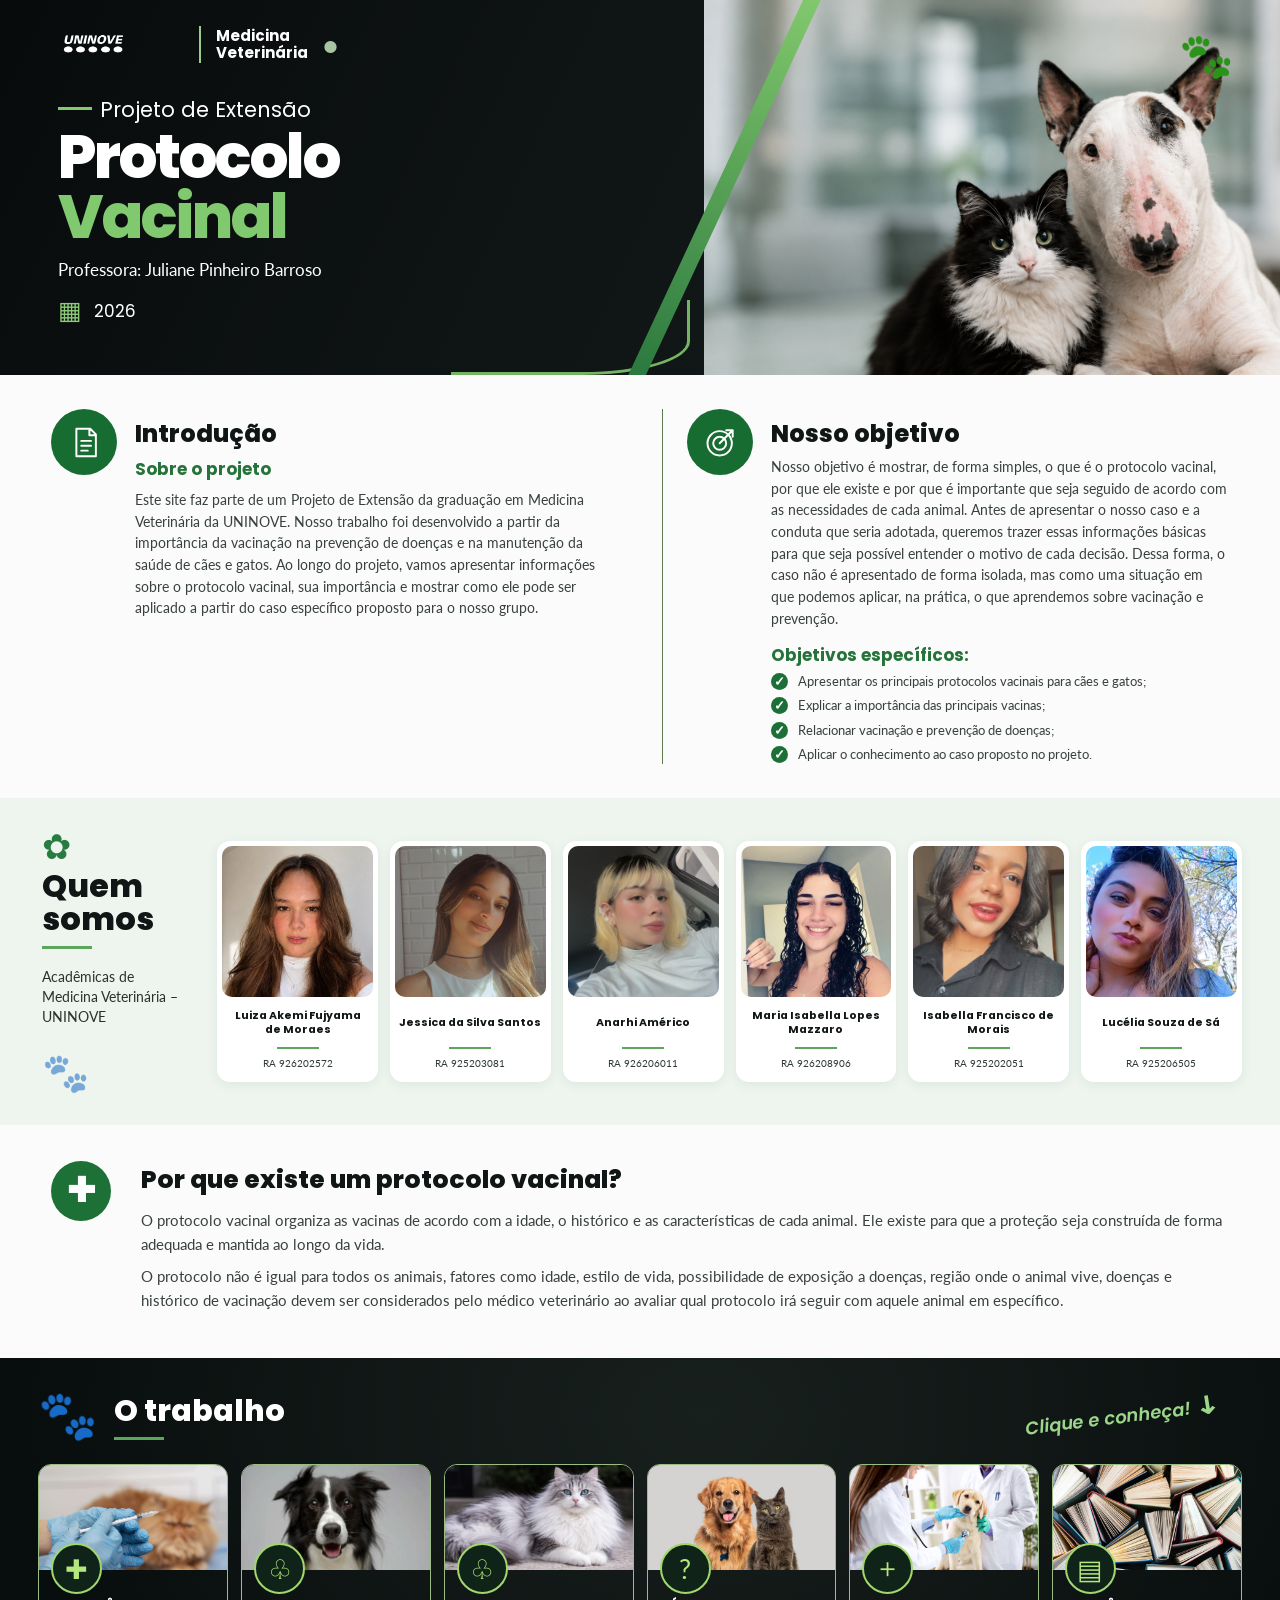
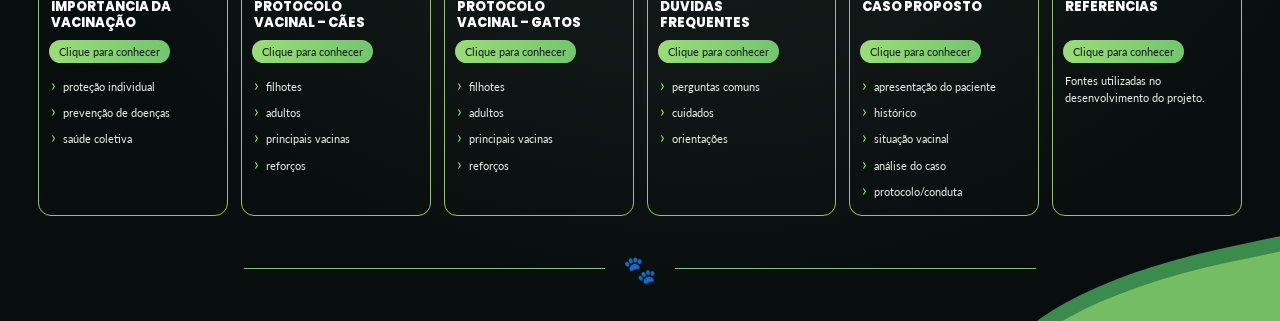
<file: VETLINK/index.html>
<!DOCTYPE html>
<html lang="pt-BR">
<head>
  <meta charset="UTF-8">
  <meta name="viewport" content="width=device-width, initial-scale=1.0">
  <title>Protocolo Vacinal | Medicina Veterinária - UNINOVE</title>

  <link rel="preconnect" href="https://fonts.googleapis.com">
  <link rel="preconnect" href="https://fonts.gstatic.com" crossorigin>
  <link href="https://fonts.googleapis.com/css2?family=Lato:wght@400;700;900&family=Poppins:wght@400;500;600;700;800&display=swap" rel="stylesheet">

  <link rel="stylesheet" href="css/style.css">
</head>

<body>

  <!-- BANNER PRINCIPAL -->
  <header class="hero" id="inicio">

    <div class="hero-copy">

      <div class="brand">
        <img src="img/uninove.png" alt="UNINOVE" class="uninove-logo">
        <span class="brand-divider"></span>
        <span class="course-name">Medicina<br>Veterinária</span>
        <span class="brand-paw" aria-hidden="true">●</span>
      </div>

      <div class="hero-title">
        <p class="project-label">Projeto de Extensão</p>

        <h1>
          Protocolo<br>
          <span>Vacinal</span>
        </h1>

        <p class="teacher">Professora: Juliane Pinheiro Barroso</p>

        <p class="year">
          <span class="calendar-icon" aria-hidden="true">▦</span>
          2026
        </p>
      </div>

      <div class="line-art" aria-hidden="true"></div>

    </div>

    <div class="hero-photo">
      <img src="img/banner-principal.png" alt="Cachorro e gato lado a lado">
      <span class="hero-paw" aria-hidden="true">🐾</span>
    </div>

  </header>


  <main>

    <!-- INTRODUÇÃO E OBJETIVO -->
    <section class="intro-section section-wrap" id="introducao">

      <article class="intro-column">

        <div class="round-icon" aria-hidden="true">
          <svg viewBox="0 0 48 48">
            <path d="M14 7h17l7 7v27H14zM30 7v8h8M20 22h12M20 28h12M20 34h8"/>
          </svg>
        </div>

        <div class="intro-content">
          <h2>Introdução</h2>
          <h3>Sobre o projeto</h3>

          <p>
            Este site faz parte de um Projeto de Extensão da graduação em Medicina Veterinária da UNINOVE. Nosso trabalho foi desenvolvido a partir da importância da vacinação na prevenção de doenças e na manutenção da saúde de cães e gatos. 

Ao longo do projeto, vamos apresentar informações sobre o protocolo vacinal, sua importância e mostrar como ele pode ser aplicado a partir do caso específico proposto para o nosso grupo. 
          </p>
        </div>

      </article>


      <article class="objective-column">

        <div class="round-icon" aria-hidden="true">
          <svg viewBox="0 0 48 48">
            <circle cx="23" cy="25" r="15"/>
            <circle cx="23" cy="25" r="8"/>
            <path d="M23 25 39 9M31 9h8v8M23 25l7-7"/>
          </svg>
        </div>

        <div class="intro-content">
          <h2>Nosso objetivo</h2>

          <p>
            Nosso objetivo é mostrar, de forma simples, o que é o protocolo vacinal, por que ele existe e por que é importante que seja seguido de acordo com as necessidades de cada animal. 

Antes de apresentar o nosso caso e a conduta que seria adotada, queremos trazer essas informações básicas para que seja possível entender o motivo de cada decisão. Dessa forma, o caso não é apresentado de forma isolada, mas como uma situação em que podemos aplicar, na prática, o que aprendemos sobre vacinação e prevenção. 
          </p>

          <h3 class="specific-title">Objetivos específicos:</h3>

          <ul class="check-list">
            <li>Apresentar os principais protocolos vacinais para cães e gatos;</li>
            <li>Explicar a importância das principais vacinas;</li>
            <li>Relacionar vacinação e prevenção de doenças;</li>
            <li>Aplicar o conhecimento ao caso proposto no projeto.</li>
          </ul>
        </div>

      </article>

    </section>


    <!-- QUEM SOMOS -->
    <section class="team-section" id="equipe">

      <div class="team-inner">

        <div class="team-heading">

          <span class="people-icon" aria-hidden="true">✿</span>

          <h2>Quem<br>somos</h2>

          <span class="short-rule"></span>

          <p>
            Acadêmicas de<br>
            Medicina Veterinária –<br>
            UNINOVE
          </p>

          <span class="pale-paw" aria-hidden="true">🐾</span>

        </div>


        <div class="team-grid">

          <article class="member-card">
            <img src="img/LUIZA.png" alt="Luiza Akemi Fujyama de Moraes">
            <h3>Luiza Akemi Fujyama<br>de Moraes</h3>
            <span class="member-rule"></span>
            <p>RA 926202572</p>
          </article>

          <article class="member-card">
            <img src="img/JESSICA.jpeg" alt="Jessica da Silva Santos">
            <h3>Jessica da Silva Santos</h3>
            <span class="member-rule"></span>
            <p>RA 925203081</p>
          </article>

          <article class="member-card">
            <img src="img/ANARHI.jpeg" alt="Anarhi Américo">
            <h3>Anarhi Américo</h3>
            <span class="member-rule"></span>
            <p>RA 926206011</p>
          </article>

          <article class="member-card">
            <img src="img/MARIA ISABELLA.jpeg" alt="Maria Isabella Lopes Mazzaro">
            <h3>Maria Isabella Lopes<br>Mazzaro</h3>
            <span class="member-rule"></span>
            <p>RA 926208906</p>
          </article>

          <article class="member-card">
            <img src="img/ISABELLA.jpeg" alt="Isabella Francisco de Morais">
            <h3>Isabella Francisco de Morais</h3>
            <span class="member-rule"></span>
            <p>RA 925202051</p>
          </article>

          <article class="member-card">
            <img src="img/LUCELIA.jpeg" alt="Lucélia Souza de Sá">
            <h3>Lucélia Souza de Sá</h3>
            <span class="member-rule"></span>
            <p>RA 925206505</p>
          </article>

        </div>

      </div>

    </section>


    <!-- IMPORTÂNCIA DO PROTOCOLO -->
    <section class="protocol-why section-wrap" id="protocolo">

      <div class="why-icon" aria-hidden="true">✚</div>

      <div>
        <h2>Por que existe um protocolo vacinal?</h2>

        <p>
          O protocolo vacinal organiza as vacinas de acordo com a idade,
          o histórico e as características de cada animal. Ele existe para
          que a proteção seja construída de forma adequada e mantida ao
          longo da vida.
        </p>

        <p>
          O protocolo não é igual para todos os animais, fatores como idade,
          estilo de vida, possibilidade de exposição a doenças, região onde
          o animal vive, doenças e histórico de vacinação devem ser
          considerados pelo médico veterinário ao avaliar qual protocolo
          irá seguir com aquele animal em específico.
        </p>
      </div>

    </section>


    <!-- O TRABALHO -->
    <section class="work-section" id="trabalho">

      <div class="work-inner">

        <div class="work-heading">

          <span class="work-paw" aria-hidden="true">🐾</span>

          <div>
            <h2>O trabalho</h2>
            <span class="short-rule"></span>
          </div>

          <p class="click-note">
            Clique e conheça!
            <span>↘</span>
          </p>

        </div>


        <div class="work-grid">

          <!-- CARD 1 -->
          <a class="work-card" href="pages/importancia-vacinacao.html">

            <img src="img/principais-vacinas.jpg" alt="Materiais utilizados na vacinação">

            <span class="work-symbol">✚</span>

            <h3>IMPORTÂNCIA DA<br>VACINAÇÃO</h3>

            <span class="card-cta">Clique para conhecer</span>

            <ul>
              <li>proteção individual</li>
              <li>prevenção de doenças</li>
              <li>saúde coletiva</li>
            </ul>

          </a>


          <!-- CARD 2 -->
          <a class="work-card" href="pages/protocolo-caes.html">

            <img src="img/cachorro.jpeg" alt="Cachorro">

            <span class="work-symbol">♧</span>

            <h3>PROTOCOLO<br>VACINAL – CÃES</h3>

            <span class="card-cta">Clique para conhecer</span>

            <ul>
              <li>filhotes</li>
              <li>adultos</li>
              <li>principais vacinas</li>
              <li>reforços</li>
            </ul>

          </a>


          <!-- CARD 3 -->
          <a class="work-card" href="pages/protocolo-gatos.html">

            <img src="img/gato.jpeg" alt="Gato">

            <span class="work-symbol">♧</span>

            <h3>PROTOCOLO<br>VACINAL – GATOS</h3>

            <span class="card-cta">Clique para conhecer</span>

            <ul>
              <li>filhotes</li>
              <li>adultos</li>
              <li>principais vacinas</li>
              <li>reforços</li>
            </ul>

          </a>


          <!-- CARD 4 -->
          <a class="work-card" href="pages/duvidas-frequentes.html">

            <img src="img/duvida.jpg" alt="Profissional veterinário atendendo um animal">

            <span class="work-symbol">?</span>

            <h3>DÚVIDAS<br>FREQUENTES</h3>

            <span class="card-cta">Clique para conhecer</span>

            <ul>
              <li>perguntas comuns</li>
              <li>cuidados</li>
              <li>orientações</li>
            </ul>

          </a>


          <!-- CARD 5 -->
          <a class="work-card" href="pages/caso-proposto.html">

            <img src="img/caso-proposto.jpg" alt="Atendimento veterinário">

            <span class="work-symbol">＋</span>

            <h3>CASO PROPOSTO</h3>

            <span class="card-cta">Clique para conhecer</span>

            <ul>
              <li>apresentação do paciente</li>
              <li>histórico</li>
              <li>situação vacinal</li>
              <li>análise do caso</li>
              <li>protocolo/conduta</li>
            </ul>

          </a>


          <!-- CARD 6 -->
          <a class="work-card" href="pages/referencias.html">

            <img src="img/referencias.jpg" alt="Livros e materiais de consulta">

            <span class="work-symbol">▤</span>

            <h3>REFERÊNCIAS</h3>

            <span class="card-cta">Clique para conhecer</span>

            <p class="reference-summary">
              Fontes utilizadas no desenvolvimento do projeto.
            </p>

          </a>

        </div>


        <!-- RODAPÉ -->
        <footer class="site-footer">
          <span></span>
          <b>🐾</b>
          <span></span>
        </footer>

      </div>

    </section>

  </main>

  <script src="js/script.js"></script>

</body>
</html>
</file>
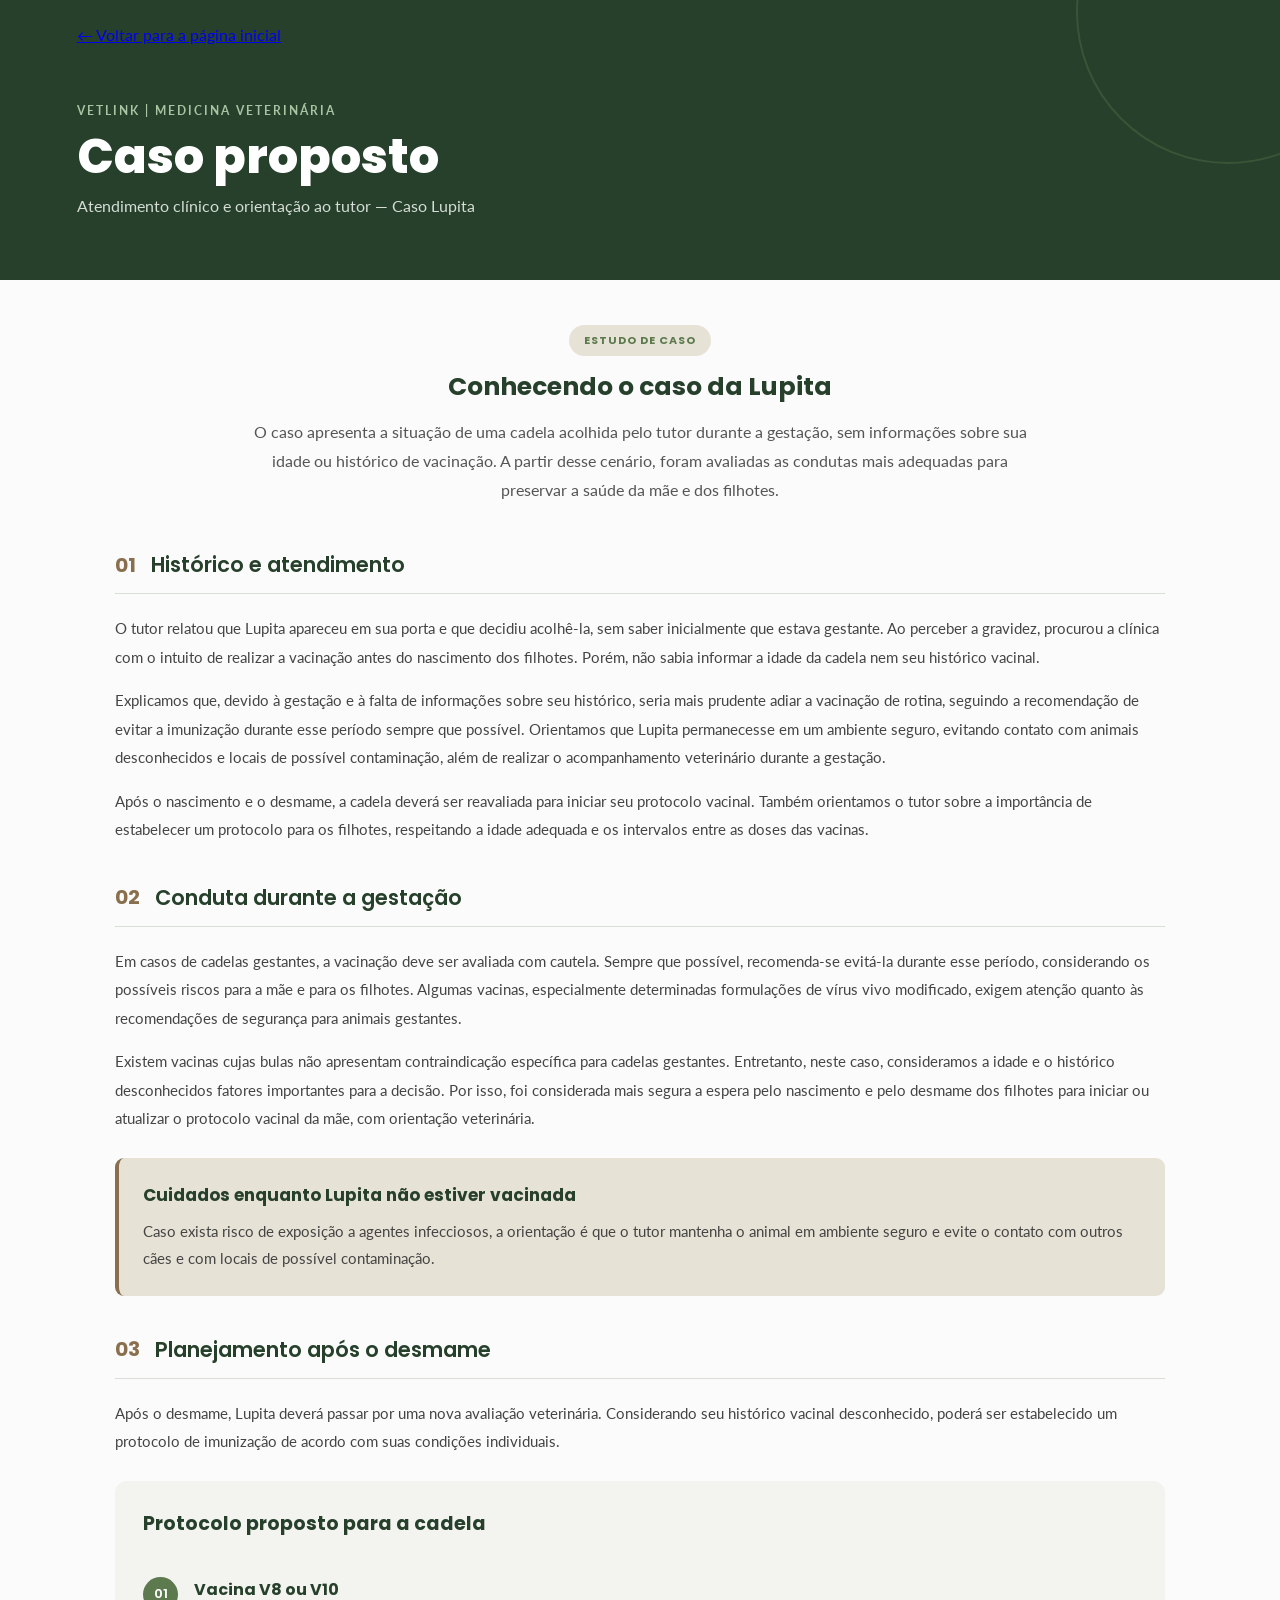
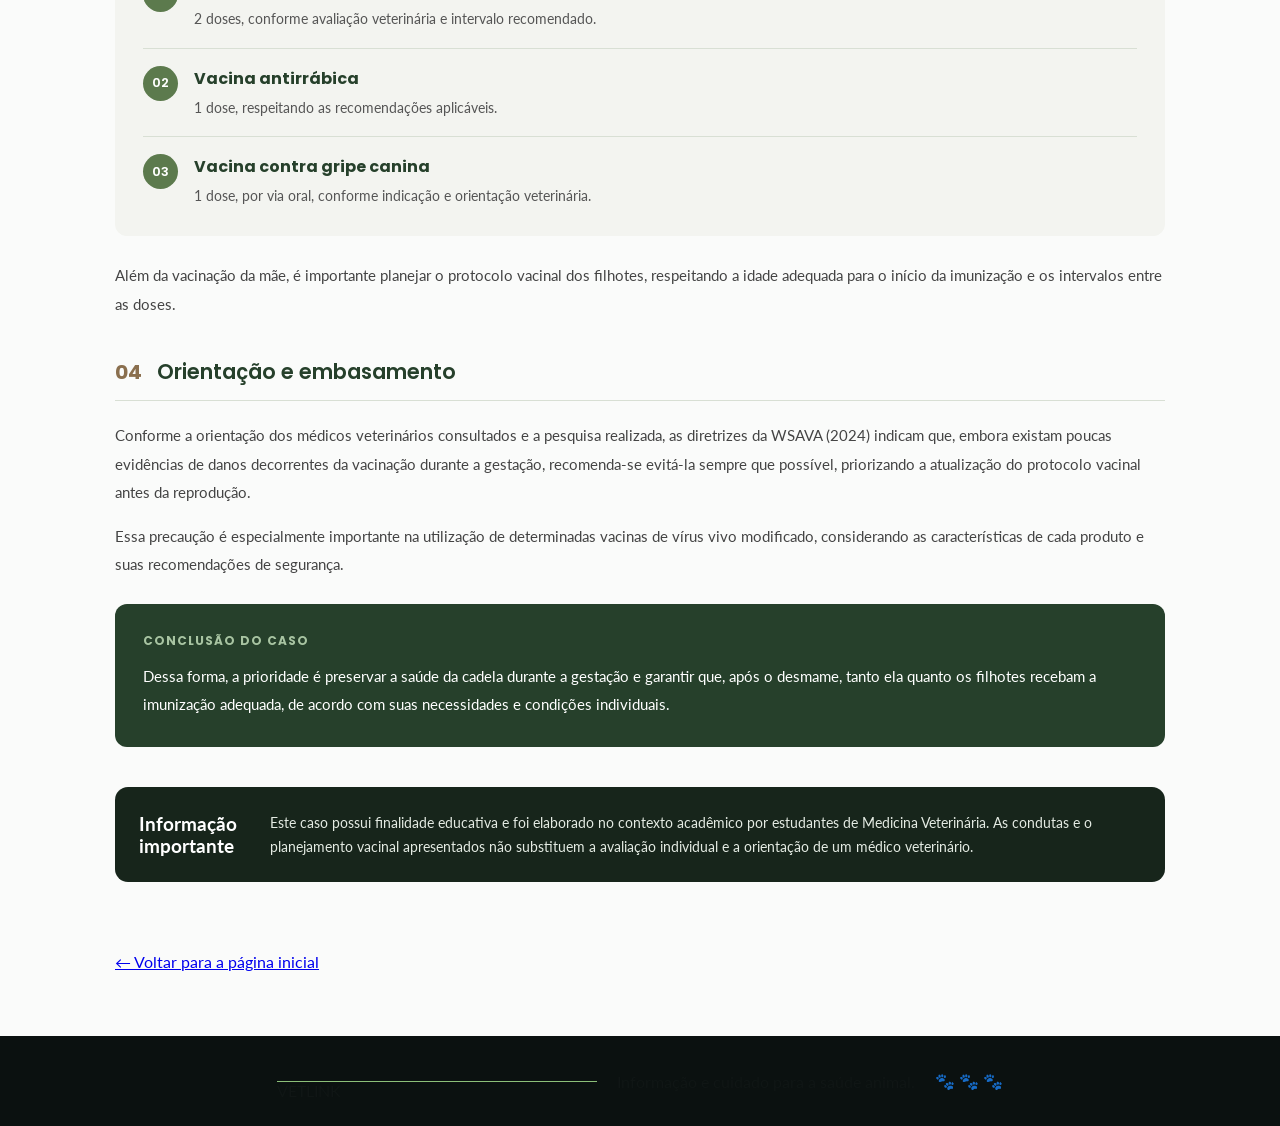
<file: VETLINK/pages/caso-proposto.html>
<!DOCTYPE html>
<html lang="pt-BR">
<head>
    <meta charset="UTF-8">
    <meta name="viewport" content="width=device-width, initial-scale=1.0">
    <title>Caso proposto | VETLINK</title>

    <link rel="stylesheet" href="../css/style.css">

    <link rel="preconnect" href="https://fonts.googleapis.com">
    <link rel="preconnect" href="https://fonts.gstatic.com" crossorigin>
    <link href="https://fonts.googleapis.com/css2?family=Lato:wght@400;700&family=Poppins:wght@400;500;600;700&display=swap" rel="stylesheet">
</head>

<body>

    <header class="content-header case-header">
        <a href="../index.html" class="content-back">
            ← Voltar para a página inicial
        </a>

        <div class="content-header-title">
            <span class="content-label">VETLINK | MEDICINA VETERINÁRIA</span>
            <h1>Caso proposto</h1>
            <p>Atendimento clínico e orientação ao tutor — Caso Lupita</p>
        </div>
    </header>

    <main class="content-page case-page">

    

        <section class="case-introduction">
            <span class="case-tag">ESTUDO DE CASO</span>
            <h2>Conhecendo o caso da Lupita</h2>
            <p>
                O caso apresenta a situação de uma cadela acolhida pelo tutor
                durante a gestação, sem informações sobre sua idade ou histórico
                de vacinação. A partir desse cenário, foram avaliadas as condutas
                mais adequadas para preservar a saúde da mãe e dos filhotes.
            </p>
        </section>

        <section class="case-section">
            <div class="case-section-heading">
                <span>01</span>
                <h2>Histórico e atendimento</h2>
            </div>

            <p>
                O tutor relatou que Lupita apareceu em sua porta e que decidiu
                acolhê-la, sem saber inicialmente que estava gestante. Ao perceber
                a gravidez, procurou a clínica com o intuito de realizar a vacinação
                antes do nascimento dos filhotes. Porém, não sabia informar a idade
                da cadela nem seu histórico vacinal.
            </p>

            <p>
                Explicamos que, devido à gestação e à falta de informações sobre seu
                histórico, seria mais prudente adiar a vacinação de rotina, seguindo
                a recomendação de evitar a imunização durante esse período sempre
                que possível. Orientamos que Lupita permanecesse em um ambiente
                seguro, evitando contato com animais desconhecidos e locais de
                possível contaminação, além de realizar o acompanhamento veterinário
                durante a gestação.
            </p>

            <p>
                Após o nascimento e o desmame, a cadela deverá ser reavaliada para
                iniciar seu protocolo vacinal. Também orientamos o tutor sobre a
                importância de estabelecer um protocolo para os filhotes, respeitando
                a idade adequada e os intervalos entre as doses das vacinas.
            </p>
        </section>

        <section class="case-section">
            <div class="case-section-heading">
                <span>02</span>
                <h2>Conduta durante a gestação</h2>
            </div>

            <p>
                Em casos de cadelas gestantes, a vacinação deve ser avaliada com
                cautela. Sempre que possível, recomenda-se evitá-la durante esse
                período, considerando os possíveis riscos para a mãe e para os
                filhotes. Algumas vacinas, especialmente determinadas formulações
                de vírus vivo modificado, exigem atenção quanto às recomendações
                de segurança para animais gestantes.
            </p>

            <p>
                Existem vacinas cujas bulas não apresentam contraindicação
                específica para cadelas gestantes. Entretanto, neste caso,
                consideramos a idade e o histórico desconhecidos fatores importantes
                para a decisão. Por isso, foi considerada mais segura a espera pelo
                nascimento e pelo desmame dos filhotes para iniciar ou atualizar
                o protocolo vacinal da mãe, com orientação veterinária.
            </p>

            <div class="case-highlight">
                <h3>Cuidados enquanto Lupita não estiver vacinada</h3>
                <p>
                    Caso exista risco de exposição a agentes infecciosos, a orientação
                    é que o tutor mantenha o animal em ambiente seguro e evite o contato
                    com outros cães e com locais de possível contaminação.
                </p>
            </div>
        </section>

        <section class="case-section">
            <div class="case-section-heading">
                <span>03</span>
                <h2>Planejamento após o desmame</h2>
            </div>

            <p>
                Após o desmame, Lupita deverá passar por uma nova avaliação veterinária.
                Considerando seu histórico vacinal desconhecido, poderá ser estabelecido
                um protocolo de imunização de acordo com suas condições individuais.
            </p>

            <div class="case-vaccine-plan">
                <h3>Protocolo proposto para a cadela</h3>

                <div class="case-vaccine-item">
                    <span class="case-vaccine-number">01</span>
                    <div>
                        <strong>Vacina V8 ou V10</strong>
                        <p>2 doses, conforme avaliação veterinária e intervalo recomendado.</p>
                    </div>
                </div>

                <div class="case-vaccine-item">
                    <span class="case-vaccine-number">02</span>
                    <div>
                        <strong>Vacina antirrábica</strong>
                        <p>1 dose, respeitando as recomendações aplicáveis.</p>
                    </div>
                </div>

                <div class="case-vaccine-item">
                    <span class="case-vaccine-number">03</span>
                    <div>
                        <strong>Vacina contra gripe canina</strong>
                        <p>1 dose, por via oral, conforme indicação e orientação veterinária.</p>
                    </div>
                </div>
            </div>

            <p>
                Além da vacinação da mãe, é importante planejar o protocolo vacinal
                dos filhotes, respeitando a idade adequada para o início da imunização
                e os intervalos entre as doses.
            </p>
        </section>

        <section class="case-section">
            <div class="case-section-heading">
                <span>04</span>
                <h2>Orientação e embasamento</h2>
            </div>

            <p>
                Conforme a orientação dos médicos veterinários consultados e a pesquisa
                realizada, as diretrizes da WSAVA (2024) indicam que, embora existam
                poucas evidências de danos decorrentes da vacinação durante a gestação,
                recomenda-se evitá-la sempre que possível, priorizando a atualização
                do protocolo vacinal antes da reprodução.
            </p>

            <p>
                Essa precaução é especialmente importante na utilização de determinadas
                vacinas de vírus vivo modificado, considerando as características de
                cada produto e suas recomendações de segurança.
            </p>

            <div class="case-conclusion">
                <span class="case-conclusion-label">CONCLUSÃO DO CASO</span>
                <p>
                    Dessa forma, a prioridade é preservar a saúde da cadela durante
                    a gestação e garantir que, após o desmame, tanto ela quanto os
                    filhotes recebam a imunização adequada, de acordo com suas
                    necessidades e condições individuais.
                </p>
            </div>
        </section>

        <section class="educational-warning case-warning">
            <h3>Informação importante</h3>
            <p>
                Este caso possui finalidade educativa e foi elaborado no contexto
                acadêmico por estudantes de Medicina Veterinária. As condutas e o
                planejamento vacinal apresentados não substituem a avaliação
                individual e a orientação de um médico veterinário.
            </p>
        </section>

        <a href="../index.html" class="content-back case-home-link">
            ← Voltar para a página inicial
        </a>

    </main>

    <footer class="content-footer">
        <span>VETLINK</span>
        <p>Informação e cuidado para a saúde animal.</p>
        <div class="footer-paws">🐾 🐾 🐾</div>
    </footer>

</body>
</html>
</file>
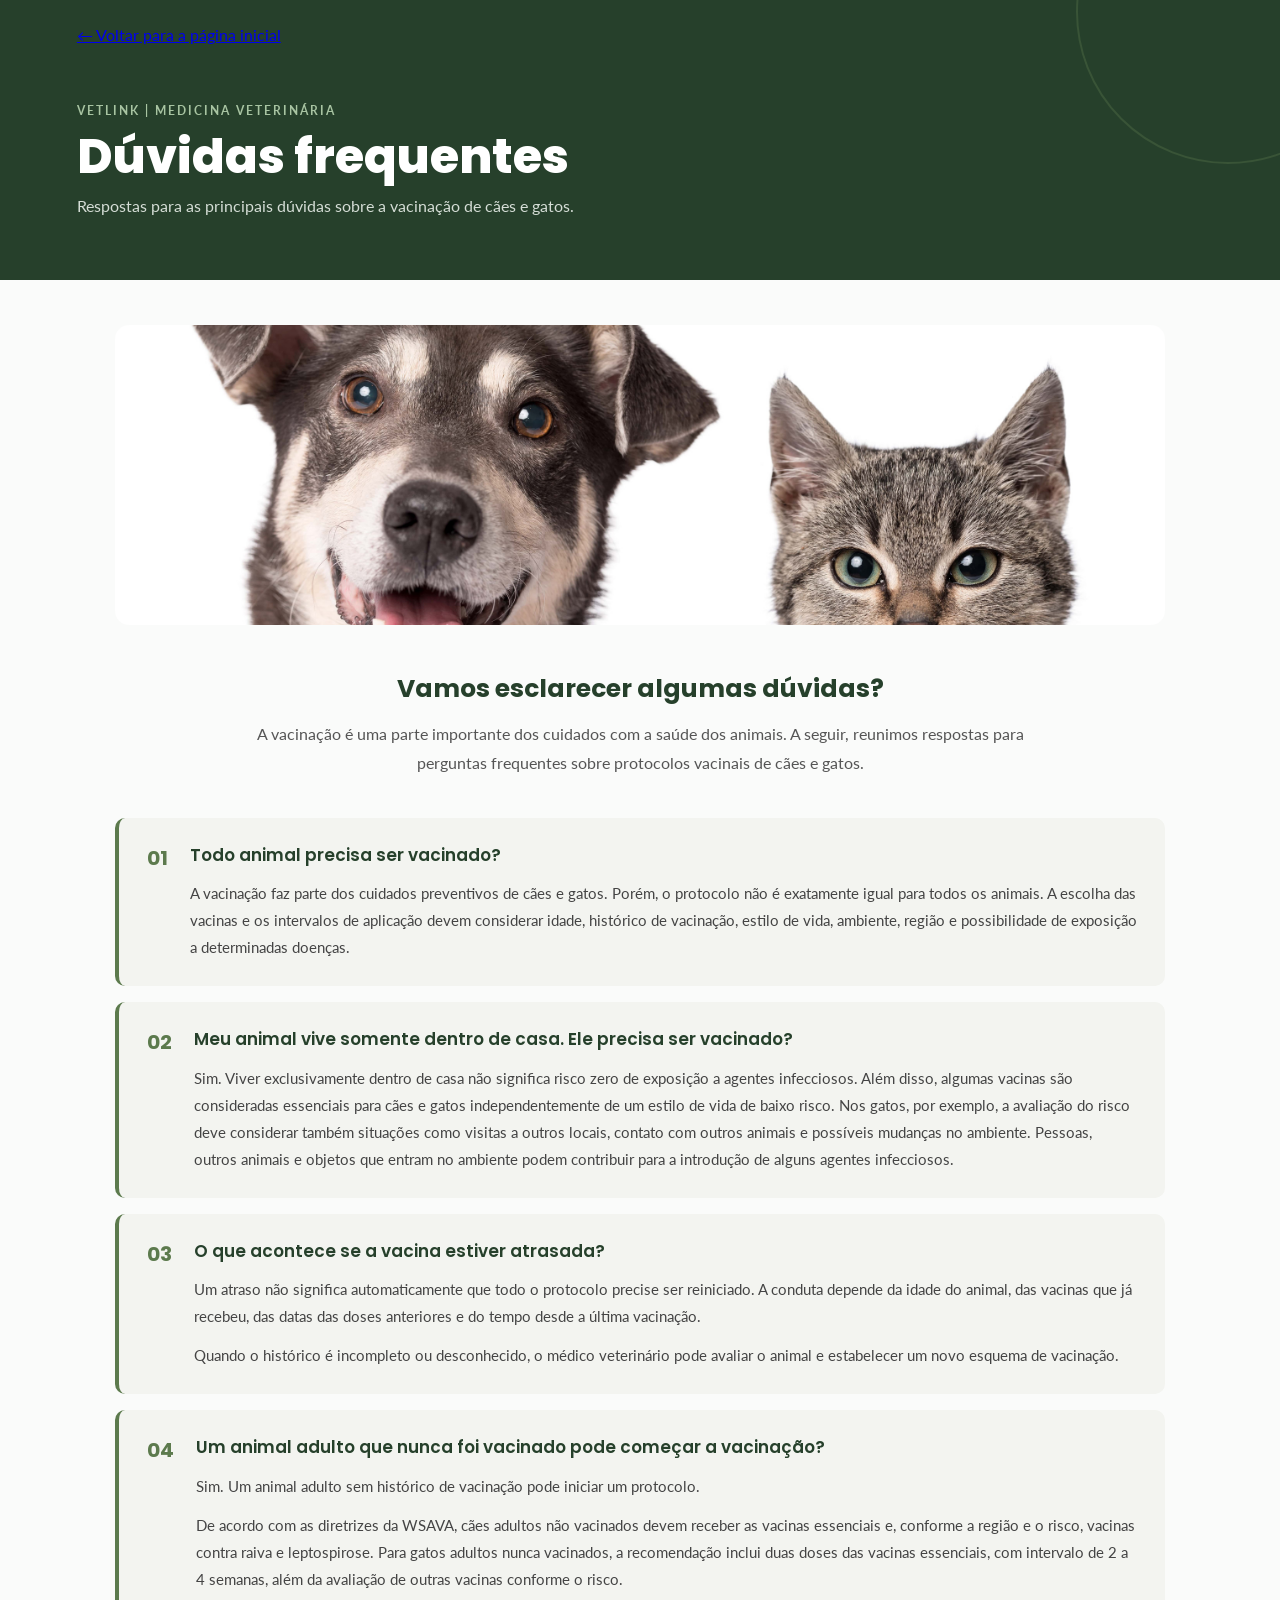
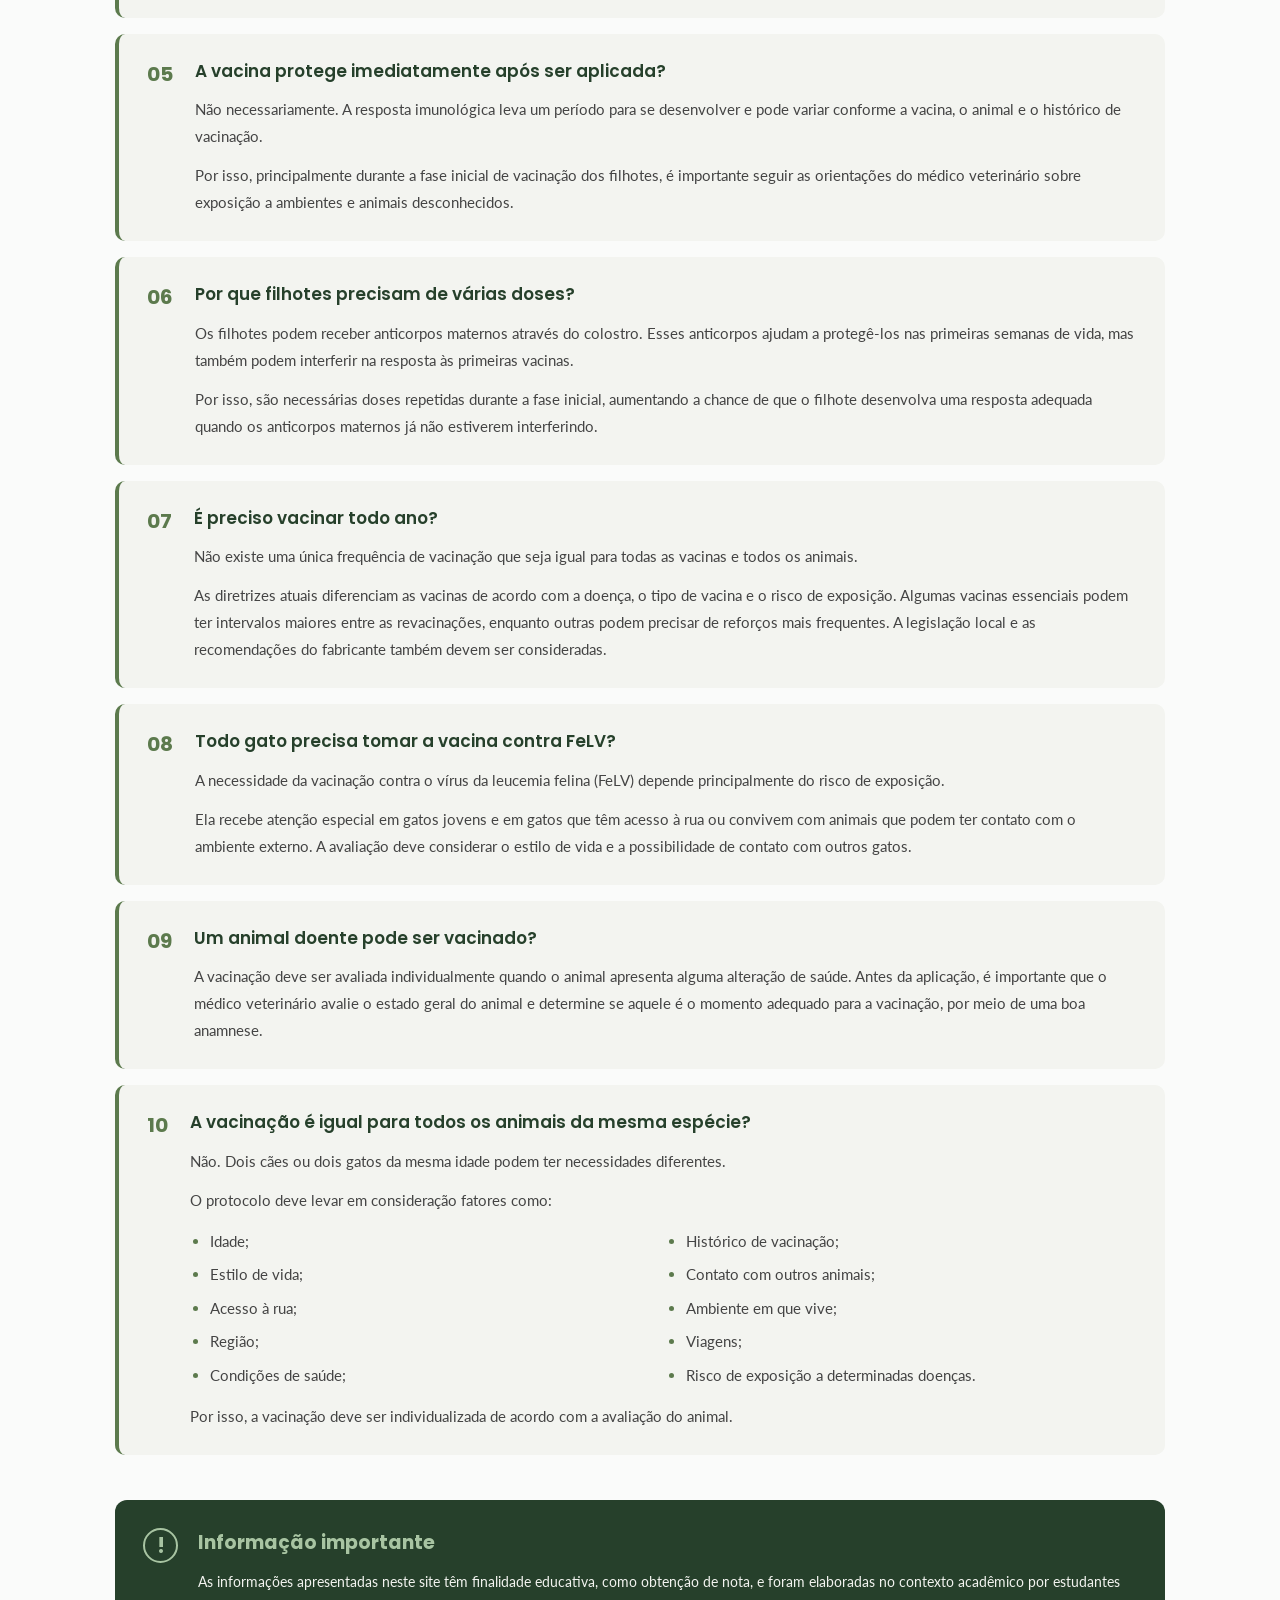
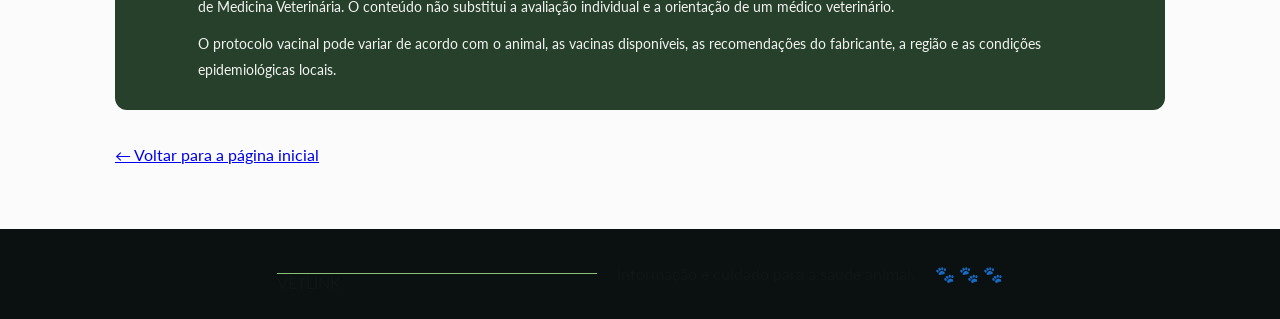
<file: VETLINK/pages/duvidas-frequentes.html>
<!DOCTYPE html>
<html lang="pt-BR">
<head>
    <meta charset="UTF-8">
    <meta name="viewport" content="width=device-width, initial-scale=1.0">
    <title>Dúvidas frequentes | VETLINK</title>

    <link rel="stylesheet" href="../css/style.css">

    <link rel="preconnect" href="https://fonts.googleapis.com">
    <link rel="preconnect" href="https://fonts.gstatic.com" crossorigin>
    <link href="https://fonts.googleapis.com/css2?family=Lato:wght@400;700&family=Poppins:wght@400;500;600;700&display=swap" rel="stylesheet">
</head>

<body>

    <header class="content-header faq-header">
        <a href="../index.html" class="content-back">
            ← Voltar para a página inicial
        </a>

        <div class="content-header-title">
            <span class="content-label">VETLINK | MEDICINA VETERINÁRIA</span>
            <h1>Dúvidas frequentes</h1>
            <p>Respostas para as principais dúvidas sobre a vacinação de cães e gatos.</p>
        </div>
    </header>

    <main class="content-page faq-page">

        <div class="faq-image">
            <img src="../img/duvidas.jpeg" alt="Cão e gato representando os cuidados com a saúde animal">
        </div>

        <section class="faq-introduction">
            <h2>Vamos esclarecer algumas dúvidas?</h2>
            <p>
                A vacinação é uma parte importante dos cuidados com a saúde dos animais.
                A seguir, reunimos respostas para perguntas frequentes sobre protocolos
                vacinais de cães e gatos.
            </p>
        </section>

        <section class="faq-list">

            <article class="faq-item">
                <span class="faq-number">01</span>
                <div class="faq-content">
                    <h3>Todo animal precisa ser vacinado?</h3>
                    <p>
                        A vacinação faz parte dos cuidados preventivos de cães e gatos.
                        Porém, o protocolo não é exatamente igual para todos os animais.
                        A escolha das vacinas e os intervalos de aplicação devem considerar
                        idade, histórico de vacinação, estilo de vida, ambiente, região e
                        possibilidade de exposição a determinadas doenças.
                    </p>
                </div>
            </article>

            <article class="faq-item">
                <span class="faq-number">02</span>
                <div class="faq-content">
                    <h3>Meu animal vive somente dentro de casa. Ele precisa ser vacinado?</h3>
                    <p>
                        Sim. Viver exclusivamente dentro de casa não significa risco zero
                        de exposição a agentes infecciosos. Além disso, algumas vacinas
                        são consideradas essenciais para cães e gatos independentemente
                        de um estilo de vida de baixo risco. Nos gatos, por exemplo, a
                        avaliação do risco deve considerar também situações como visitas
                        a outros locais, contato com outros animais e possíveis mudanças
                        no ambiente. Pessoas, outros animais e objetos que entram no
                        ambiente podem contribuir para a introdução de alguns agentes
                        infecciosos.
                    </p>
                </div>
            </article>

            <article class="faq-item">
                <span class="faq-number">03</span>
                <div class="faq-content">
                    <h3>O que acontece se a vacina estiver atrasada?</h3>
                    <p>
                        Um atraso não significa automaticamente que todo o protocolo
                        precise ser reiniciado. A conduta depende da idade do animal,
                        das vacinas que já recebeu, das datas das doses anteriores e
                        do tempo desde a última vacinação.
                    </p>
                    <p>
                        Quando o histórico é incompleto ou desconhecido, o médico
                        veterinário pode avaliar o animal e estabelecer um novo
                        esquema de vacinação.
                    </p>
                </div>
            </article>

            <article class="faq-item">
                <span class="faq-number">04</span>
                <div class="faq-content">
                    <h3>Um animal adulto que nunca foi vacinado pode começar a vacinação?</h3>
                    <p>
                        Sim. Um animal adulto sem histórico de vacinação pode iniciar
                        um protocolo.
                    </p>
                    <p>
                        De acordo com as diretrizes da WSAVA, cães adultos não vacinados
                        devem receber as vacinas essenciais e, conforme a região e o
                        risco, vacinas contra raiva e leptospirose. Para gatos adultos
                        nunca vacinados, a recomendação inclui duas doses das vacinas
                        essenciais, com intervalo de 2 a 4 semanas, além da avaliação
                        de outras vacinas conforme o risco.
                    </p>
                </div>
            </article>

            <article class="faq-item">
                <span class="faq-number">05</span>
                <div class="faq-content">
                    <h3>A vacina protege imediatamente após ser aplicada?</h3>
                    <p>
                        Não necessariamente. A resposta imunológica leva um período
                        para se desenvolver e pode variar conforme a vacina, o animal
                        e o histórico de vacinação.
                    </p>
                    <p>
                        Por isso, principalmente durante a fase inicial de vacinação
                        dos filhotes, é importante seguir as orientações do médico
                        veterinário sobre exposição a ambientes e animais desconhecidos.
                    </p>
                </div>
            </article>

            <article class="faq-item">
                <span class="faq-number">06</span>
                <div class="faq-content">
                    <h3>Por que filhotes precisam de várias doses?</h3>
                    <p>
                        Os filhotes podem receber anticorpos maternos através do colostro.
                        Esses anticorpos ajudam a protegê-los nas primeiras semanas de
                        vida, mas também podem interferir na resposta às primeiras vacinas.
                    </p>
                    <p>
                        Por isso, são necessárias doses repetidas durante a fase inicial,
                        aumentando a chance de que o filhote desenvolva uma resposta
                        adequada quando os anticorpos maternos já não estiverem interferindo.
                    </p>
                </div>
            </article>

            <article class="faq-item">
                <span class="faq-number">07</span>
                <div class="faq-content">
                    <h3>É preciso vacinar todo ano?</h3>
                    <p>
                        Não existe uma única frequência de vacinação que seja igual
                        para todas as vacinas e todos os animais.
                    </p>
                    <p>
                        As diretrizes atuais diferenciam as vacinas de acordo com a
                        doença, o tipo de vacina e o risco de exposição. Algumas vacinas
                        essenciais podem ter intervalos maiores entre as revacinações,
                        enquanto outras podem precisar de reforços mais frequentes.
                        A legislação local e as recomendações do fabricante também
                        devem ser consideradas.
                    </p>
                </div>
            </article>

            <article class="faq-item">
                <span class="faq-number">08</span>
                <div class="faq-content">
                    <h3>Todo gato precisa tomar a vacina contra FeLV?</h3>
                    <p>
                        A necessidade da vacinação contra o vírus da leucemia felina
                        (FeLV) depende principalmente do risco de exposição.
                    </p>
                    <p>
                        Ela recebe atenção especial em gatos jovens e em gatos que têm
                        acesso à rua ou convivem com animais que podem ter contato com
                        o ambiente externo. A avaliação deve considerar o estilo de vida
                        e a possibilidade de contato com outros gatos.
                    </p>
                </div>
            </article>

            <article class="faq-item">
                <span class="faq-number">09</span>
                <div class="faq-content">
                    <h3>Um animal doente pode ser vacinado?</h3>
                    <p>
                        A vacinação deve ser avaliada individualmente quando o animal
                        apresenta alguma alteração de saúde. Antes da aplicação, é
                        importante que o médico veterinário avalie o estado geral do
                        animal e determine se aquele é o momento adequado para a
                        vacinação, por meio de uma boa anamnese.
                    </p>
                </div>
            </article>

            <article class="faq-item">
                <span class="faq-number">10</span>
                <div class="faq-content">
                    <h3>A vacinação é igual para todos os animais da mesma espécie?</h3>
                    <p>
                        Não. Dois cães ou dois gatos da mesma idade podem ter
                        necessidades diferentes.
                    </p>
                    <p>O protocolo deve levar em consideração fatores como:</p>

                    <ul class="faq-factors">
                        <li>Idade;</li>
                        <li>Histórico de vacinação;</li>
                        <li>Estilo de vida;</li>
                        <li>Contato com outros animais;</li>
                        <li>Acesso à rua;</li>
                        <li>Ambiente em que vive;</li>
                        <li>Região;</li>
                        <li>Viagens;</li>
                        <li>Condições de saúde;</li>
                        <li>Risco de exposição a determinadas doenças.</li>
                    </ul>

                    <p>
                        Por isso, a vacinação deve ser individualizada de acordo com
                        a avaliação do animal.
                    </p>
                </div>
            </article>

        </section>

        <section class="faq-important">
            <div class="faq-important-icon">!</div>

            <div>
                <h2>Informação importante</h2>
                <p>
                    As informações apresentadas neste site têm finalidade educativa,
                    como obtenção de nota, e foram elaboradas no contexto acadêmico
                    por estudantes de Medicina Veterinária. O conteúdo não substitui
                    a avaliação individual e a orientação de um médico veterinário.
                </p>
                <p>
                    O protocolo vacinal pode variar de acordo com o animal, as vacinas
                    disponíveis, as recomendações do fabricante, a região e as condições
                    epidemiológicas locais.
                </p>
            </div>
        </section>

        <a href="../index.html" class="content-back faq-home-link">
            ← Voltar para a página inicial
        </a>

    </main>

    <footer class="content-footer">
        <span>VETLINK</span>
        <p>Informação e cuidado para a saúde animal.</p>
        <div class="footer-paws">🐾 🐾 🐾</div>
    </footer>

</body>
</html>
</file>
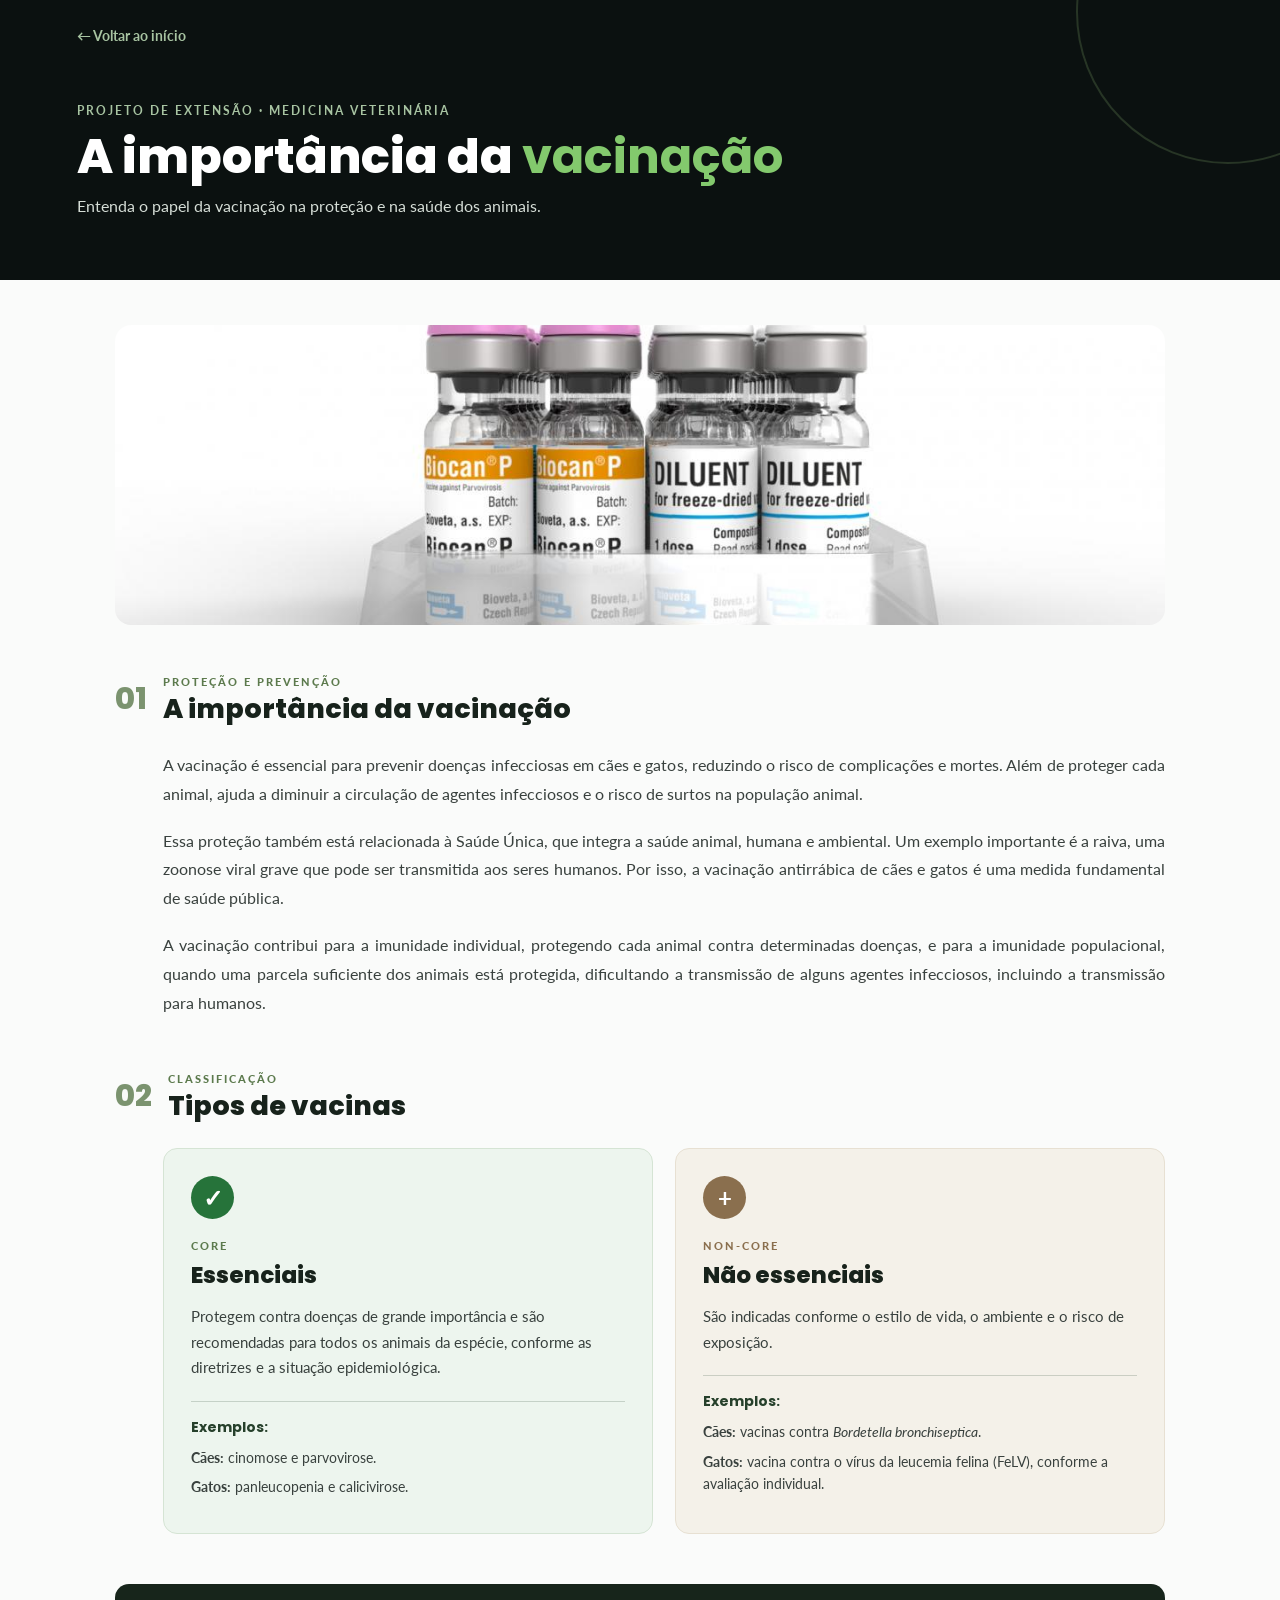
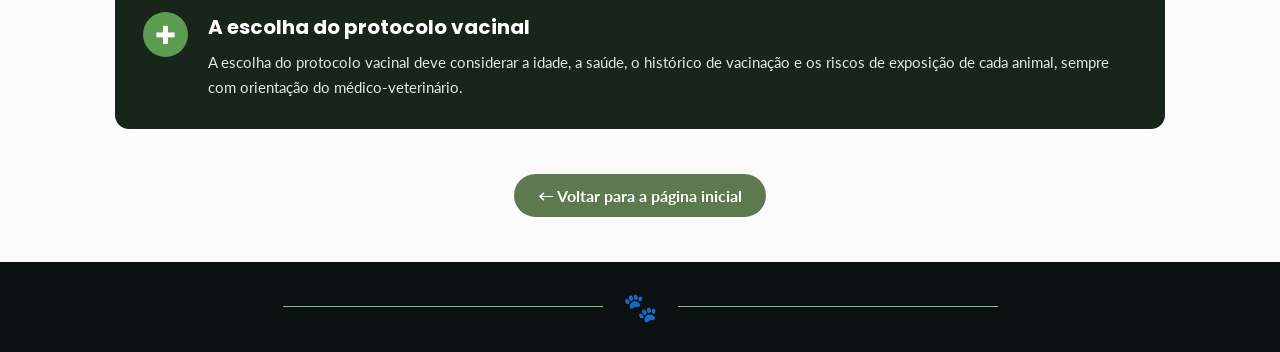
<file: VETLINK/pages/importancia-vacinacao.html>
<!DOCTYPE html>
<html lang="pt-BR">

<head>
  <meta charset="UTF-8">
  <meta name="viewport" content="width=device-width, initial-scale=1.0">

  <title>A importância da vacinação | Protocolo Vacinal</title>

  <link rel="preconnect" href="https://fonts.googleapis.com">
  <link rel="preconnect" href="https://fonts.gstatic.com" crossorigin>

  <link href="https://fonts.googleapis.com/css2?family=Lato:wght@400;700;900&family=Poppins:wght@400;500;600;700;800&display=swap" rel="stylesheet">

  <link rel="stylesheet" href="../css/style.css">
</head>

<body>

  <header class="content-header">

    <a href="../index.html" class="back-link">
      ← Voltar ao início
    </a>

    <div class="content-header-title">
      <span>PROJETO DE EXTENSÃO · MEDICINA VETERINÁRIA</span>
      <h1>A importância da <strong>vacinação</strong></h1>
      <p>Entenda o papel da vacinação na proteção e na saúde dos animais.</p>
    </div>

  </header>


  <main class="content-page">

    <div class="content-image">
      <img src="../img/importancia-vacinacao.jpg" alt="Materiais utilizados na vacinação veterinária">
    </div>


    <section class="article-section">

      <div class="section-heading">
        <span class="section-number">01</span>
        <div>
          <span class="section-label">PROTEÇÃO E PREVENÇÃO</span>
          <h2>A importância da vacinação</h2>
        </div>
      </div>

      <div class="article-text">

        <p>
          A vacinação é essencial para prevenir doenças infecciosas em cães e gatos,
          reduzindo o risco de complicações e mortes. Além de proteger cada animal,
          ajuda a diminuir a circulação de agentes infecciosos e o risco de surtos
          na população animal.
        </p>

        <p>
          Essa proteção também está relacionada à Saúde Única, que integra a saúde
          animal, humana e ambiental. Um exemplo importante é a raiva, uma zoonose
          viral grave que pode ser transmitida aos seres humanos. Por isso, a
          vacinação antirrábica de cães e gatos é uma medida fundamental de saúde
          pública.
        </p>

        <p>
          A vacinação contribui para a imunidade individual, protegendo cada animal
          contra determinadas doenças, e para a imunidade populacional, quando uma
          parcela suficiente dos animais está protegida, dificultando a transmissão
          de alguns agentes infecciosos, incluindo a transmissão para humanos.
        </p>

      </div>

    </section>


    <section class="vaccine-types">

      <div class="section-heading">
        <span class="section-number">02</span>
        <div>
          <span class="section-label">CLASSIFICAÇÃO</span>
          <h2>Tipos de vacinas</h2>
        </div>
      </div>


      <div class="vaccine-cards">

        <article class="vaccine-type-card core-card">

          <div class="vaccine-card-icon">✓</div>

          <span class="vaccine-category">CORE</span>

          <h3>Essenciais</h3>

          <p>
            Protegem contra doenças de grande importância e são recomendadas
            para todos os animais da espécie, conforme as diretrizes e a
            situação epidemiológica.
          </p>

          <div class="examples">
            <strong>Exemplos:</strong>

            <p>
              <b>Cães:</b> cinomose e parvovirose.
            </p>

            <p>
              <b>Gatos:</b> panleucopenia e calicivirose.
            </p>
          </div>

        </article>


        <article class="vaccine-type-card non-core-card">

          <div class="vaccine-card-icon">+</div>

          <span class="vaccine-category">NON-CORE</span>

          <h3>Não essenciais</h3>

          <p>
            São indicadas conforme o estilo de vida, o ambiente e o risco
            de exposição.
          </p>

          <div class="examples">
            <strong>Exemplos:</strong>

            <p>
              <b>Cães:</b> vacinas contra <i>Bordetella bronchiseptica</i>.
            </p>

            <p>
              <b>Gatos:</b> vacina contra o vírus da leucemia felina (FeLV),
              conforme a avaliação individual.
            </p>
          </div>

        </article>

      </div>

    </section>


    <section class="protocol-note">

      <div class="note-icon">✚</div>

      <div>
        <h2>A escolha do protocolo vacinal</h2>

        <p>
          A escolha do protocolo vacinal deve considerar a idade, a saúde,
          o histórico de vacinação e os riscos de exposição de cada animal,
          sempre com orientação do médico-veterinário.
        </p>
      </div>

    </section>


    <div class="content-back">
      <a href="../index.html">← Voltar para a página inicial</a>
    </div>

  </main>


  <footer class="content-footer">
    <span></span>
    <b>🐾</b>
    <span></span>
  </footer>

</body>
</html>
</file>
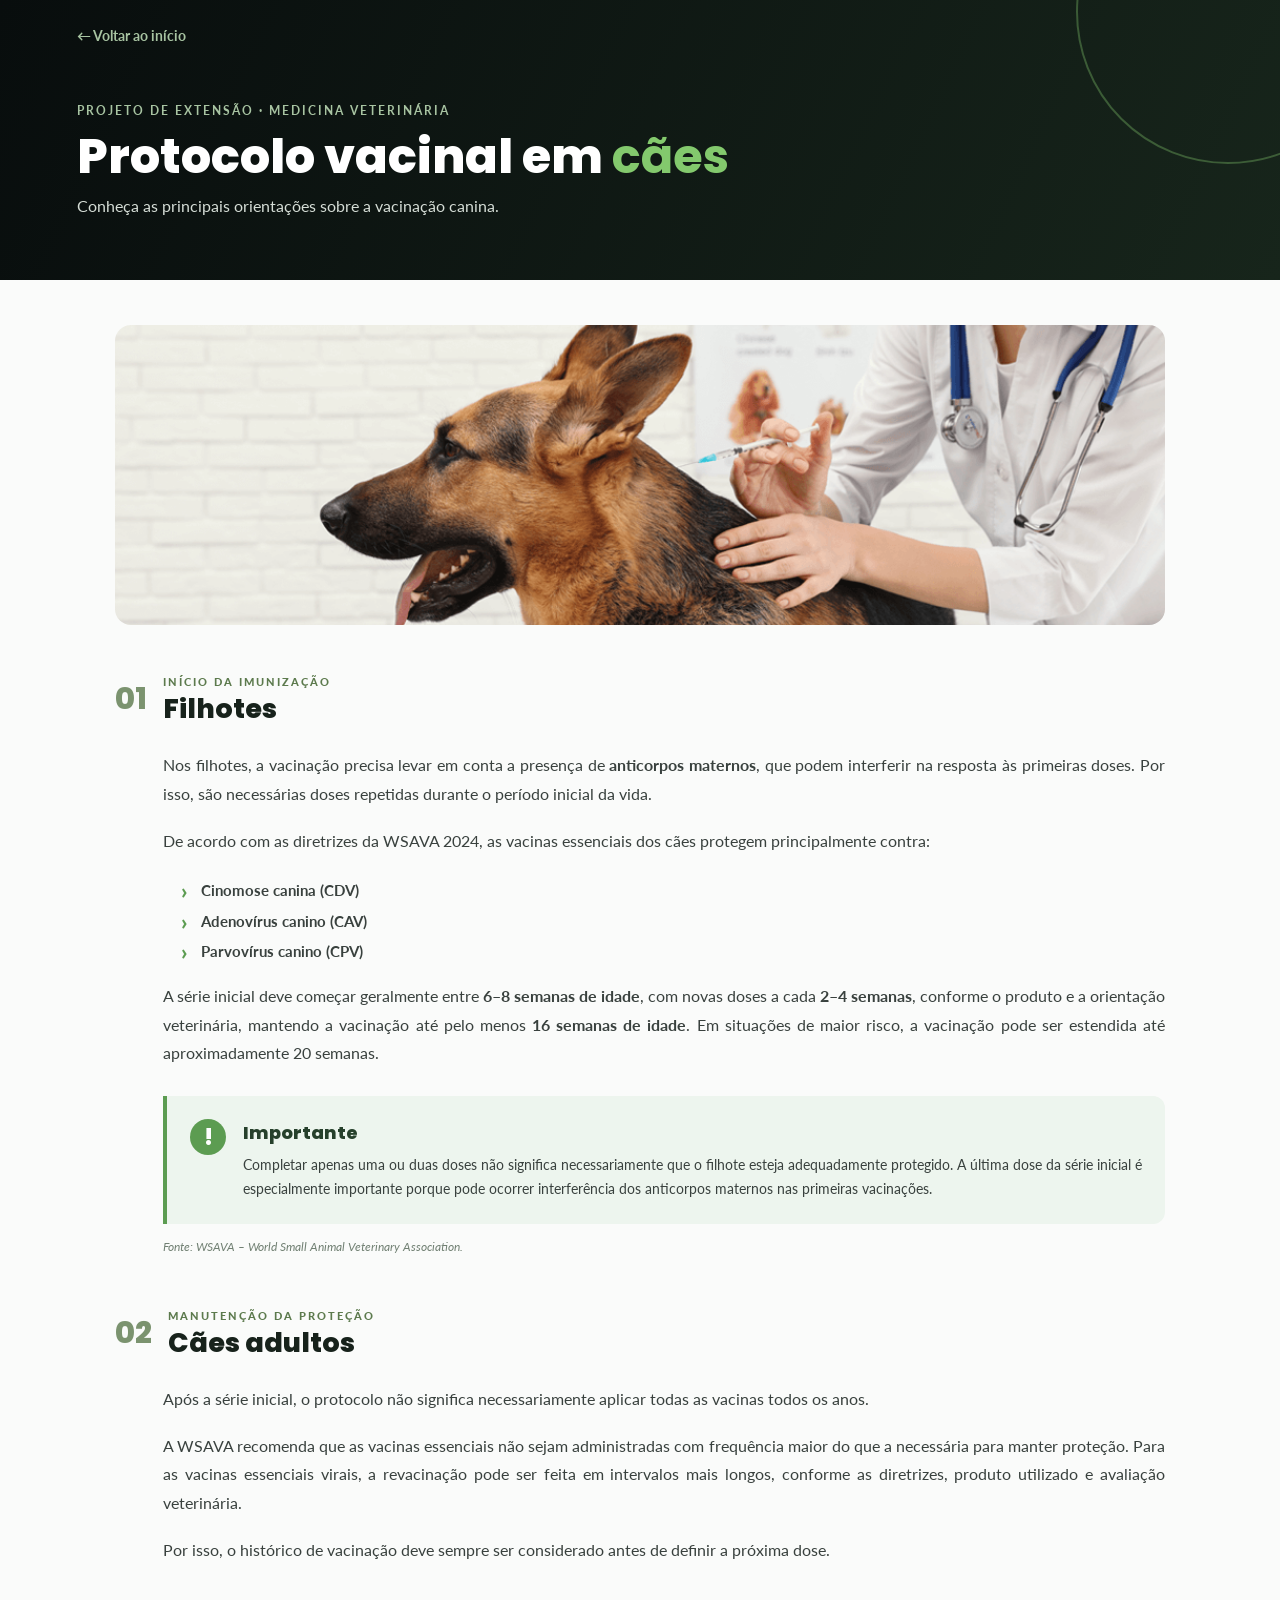
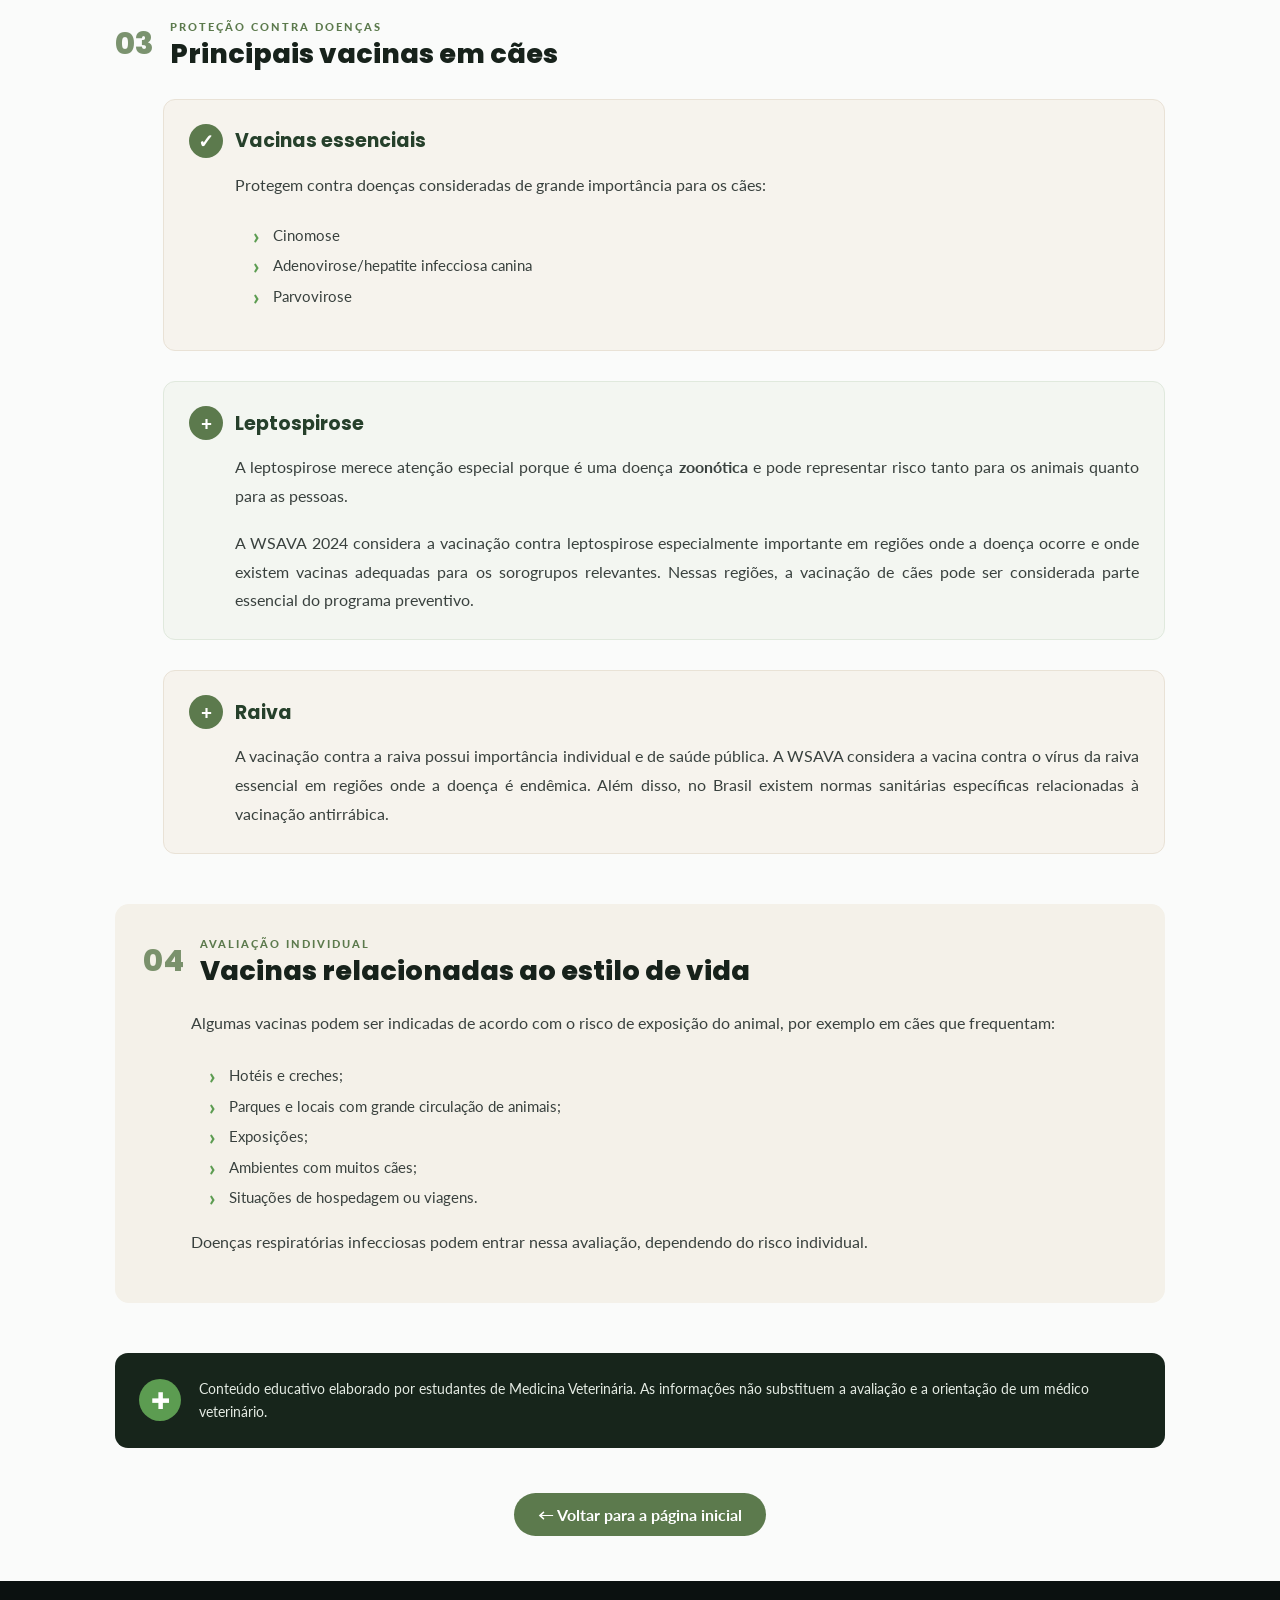
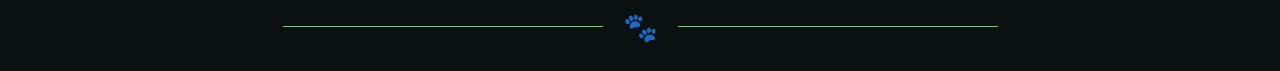
<file: VETLINK/pages/protocolo-caes.html>
<!DOCTYPE html>
<html lang="pt-BR">

<head>
  <meta charset="UTF-8">
  <meta name="viewport" content="width=device-width, initial-scale=1.0">

  <title>Protocolo vacinal em cães | Protocolo Vacinal</title>

  <link rel="preconnect" href="https://fonts.googleapis.com">
  <link rel="preconnect" href="https://fonts.gstatic.com" crossorigin>

  <link href="https://fonts.googleapis.com/css2?family=Lato:wght@400;700;900&family=Poppins:wght@400;500;600;700;800&display=swap" rel="stylesheet">

  <link rel="stylesheet" href="../css/style.css">
</head>

<body>

  <!-- CABEÇALHO -->
  <header class="content-header dog-header">

    <a href="../index.html" class="back-link">
      ← Voltar ao início
    </a>

    <div class="content-header-title">
      <span>PROJETO DE EXTENSÃO · MEDICINA VETERINÁRIA</span>
      <h1>Protocolo vacinal em <strong>cães</strong></h1>
      <p>Conheça as principais orientações sobre a vacinação canina.</p>
    </div>

  </header>


  <main class="content-page">

    <!-- IMAGEM PRINCIPAL -->
    <div class="content-image">
      <img src="../img/protocolo-caes2.jpg" alt="Cachorro">
    </div>


    <!-- FILHOTES -->
    <section class="article-section">

      <div class="section-heading">
        <span class="section-number">01</span>

        <div>
          <span class="section-label">INÍCIO DA IMUNIZAÇÃO</span>
          <h2>Filhotes</h2>
        </div>
      </div>


      <div class="article-text">

        <p>
          Nos filhotes, a vacinação precisa levar em conta a presença de
          <strong>anticorpos maternos</strong>, que podem interferir na
          resposta às primeiras doses. Por isso, são necessárias doses
          repetidas durante o período inicial da vida.
        </p>

        <p>
          De acordo com as diretrizes da WSAVA 2024, as vacinas essenciais
          dos cães protegem principalmente contra:
        </p>

        <ul class="dog-list">
          <li><strong>Cinomose canina (CDV)</strong></li>
          <li><strong>Adenovírus canino (CAV)</strong></li>
          <li><strong>Parvovírus canino (CPV)</strong></li>
        </ul>

        <p>
          A série inicial deve começar geralmente entre
          <strong>6–8 semanas de idade</strong>, com novas doses a cada
          <strong>2–4 semanas</strong>, conforme o produto e a orientação
          veterinária, mantendo a vacinação até pelo menos
          <strong>16 semanas de idade</strong>. Em situações de maior risco,
          a vacinação pode ser estendida até aproximadamente 20 semanas.
        </p>

      </div>


      <div class="dog-warning">

        <div class="warning-icon">!</div>

        <div>
          <h3>Importante</h3>

          <p>
            Completar apenas uma ou duas doses não significa necessariamente
            que o filhote esteja adequadamente protegido. A última dose da
            série inicial é especialmente importante porque pode ocorrer
            interferência dos anticorpos maternos nas primeiras vacinações.
          </p>
        </div>

      </div>

      <p class="source-note">
        Fonte: WSAVA – World Small Animal Veterinary Association.
      </p>

    </section>


    <!-- CÃES ADULTOS -->
    <section class="article-section">

      <div class="section-heading">
        <span class="section-number">02</span>

        <div>
          <span class="section-label">MANUTENÇÃO DA PROTEÇÃO</span>
          <h2>Cães adultos</h2>
        </div>
      </div>


      <div class="article-text">

        <p>
          Após a série inicial, o protocolo não significa necessariamente
          aplicar todas as vacinas todos os anos.
        </p>

        <p>
          A WSAVA recomenda que as vacinas essenciais não sejam administradas
          com frequência maior do que a necessária para manter proteção.
          Para as vacinas essenciais virais, a revacinação pode ser feita
          em intervalos mais longos, conforme as diretrizes, produto
          utilizado e avaliação veterinária.
        </p>

        <p>
          Por isso, o histórico de vacinação deve sempre ser considerado
          antes de definir a próxima dose.
        </p>

      </div>

    </section>


    <!-- PRINCIPAIS VACINAS -->
    <section class="article-section">

      <div class="section-heading">
        <span class="section-number">03</span>

        <div>
          <span class="section-label">PROTEÇÃO CONTRA DOENÇAS</span>
          <h2>Principais vacinas em cães</h2>
        </div>
      </div>


      <!-- VACINAS ESSENCIAIS -->
      <div class="dog-vaccine-block">

        <div class="dog-subheading">
          <span class="dog-sub-icon">✓</span>
          <h3>Vacinas essenciais</h3>
        </div>

        <div class="article-text">
          <p>
            Protegem contra doenças consideradas de grande importância
            para os cães:
          </p>

          <ul class="dog-list">
            <li>Cinomose</li>
            <li>Adenovirose/hepatite infecciosa canina</li>
            <li>Parvovirose</li>
          </ul>
        </div>

      </div>


      <!-- LEPTOSPIROSE -->
      <div class="dog-vaccine-block">

        <div class="dog-subheading">
          <span class="dog-sub-icon">+</span>
          <h3>Leptospirose</h3>
        </div>

        <div class="article-text">

          <p>
            A leptospirose merece atenção especial porque é uma doença
            <strong>zoonótica</strong> e pode representar risco tanto para
            os animais quanto para as pessoas.
          </p>

          <p>
            A WSAVA 2024 considera a vacinação contra leptospirose
            especialmente importante em regiões onde a doença ocorre e
            onde existem vacinas adequadas para os sorogrupos relevantes.
            Nessas regiões, a vacinação de cães pode ser considerada parte
            essencial do programa preventivo.
          </p>

        </div>

      </div>


      <!-- RAIVA -->
      <div class="dog-vaccine-block">

        <div class="dog-subheading">
          <span class="dog-sub-icon">+</span>
          <h3>Raiva</h3>
        </div>

        <div class="article-text">

          <p>
            A vacinação contra a raiva possui importância individual e
            de saúde pública. A WSAVA considera a vacina contra o vírus
            da raiva essencial em regiões onde a doença é endêmica.
            Além disso, no Brasil existem normas sanitárias específicas
            relacionadas à vacinação antirrábica.
          </p>

        </div>

      </div>

    </section>


    <!-- VACINAS RELACIONADAS AO ESTILO DE VIDA -->
    <section class="article-section lifestyle-section">

      <div class="section-heading">
        <span class="section-number">04</span>

        <div>
          <span class="section-label">AVALIAÇÃO INDIVIDUAL</span>
          <h2>Vacinas relacionadas ao estilo de vida</h2>
        </div>
      </div>


      <div class="article-text">

        <p>
          Algumas vacinas podem ser indicadas de acordo com o risco de
          exposição do animal, por exemplo em cães que frequentam:
        </p>

        <ul class="dog-list lifestyle-list">
          <li>Hotéis e creches;</li>
          <li>Parques e locais com grande circulação de animais;</li>
          <li>Exposições;</li>
          <li>Ambientes com muitos cães;</li>
          <li>Situações de hospedagem ou viagens.</li>
        </ul>

        <p>
          Doenças respiratórias infecciosas podem entrar nessa avaliação,
          dependendo do risco individual.
        </p>

      </div>

    </section>


    <!-- AVISO EDUCATIVO -->
    <section class="educational-warning">

      <span class="educational-icon">✚</span>

      <p>
        Conteúdo educativo elaborado por estudantes de Medicina Veterinária.
        As informações não substituem a avaliação e a orientação de um
        médico veterinário.
      </p>

    </section>


    <!-- VOLTAR -->
    <div class="content-back">
      <a href="../index.html">← Voltar para a página inicial</a>
    </div>

  </main>


  <!-- RODAPÉ -->
  <footer class="content-footer">
    <span></span>
    <b>🐾</b>
    <span></span>
  </footer>

</body>
</html>
</file>
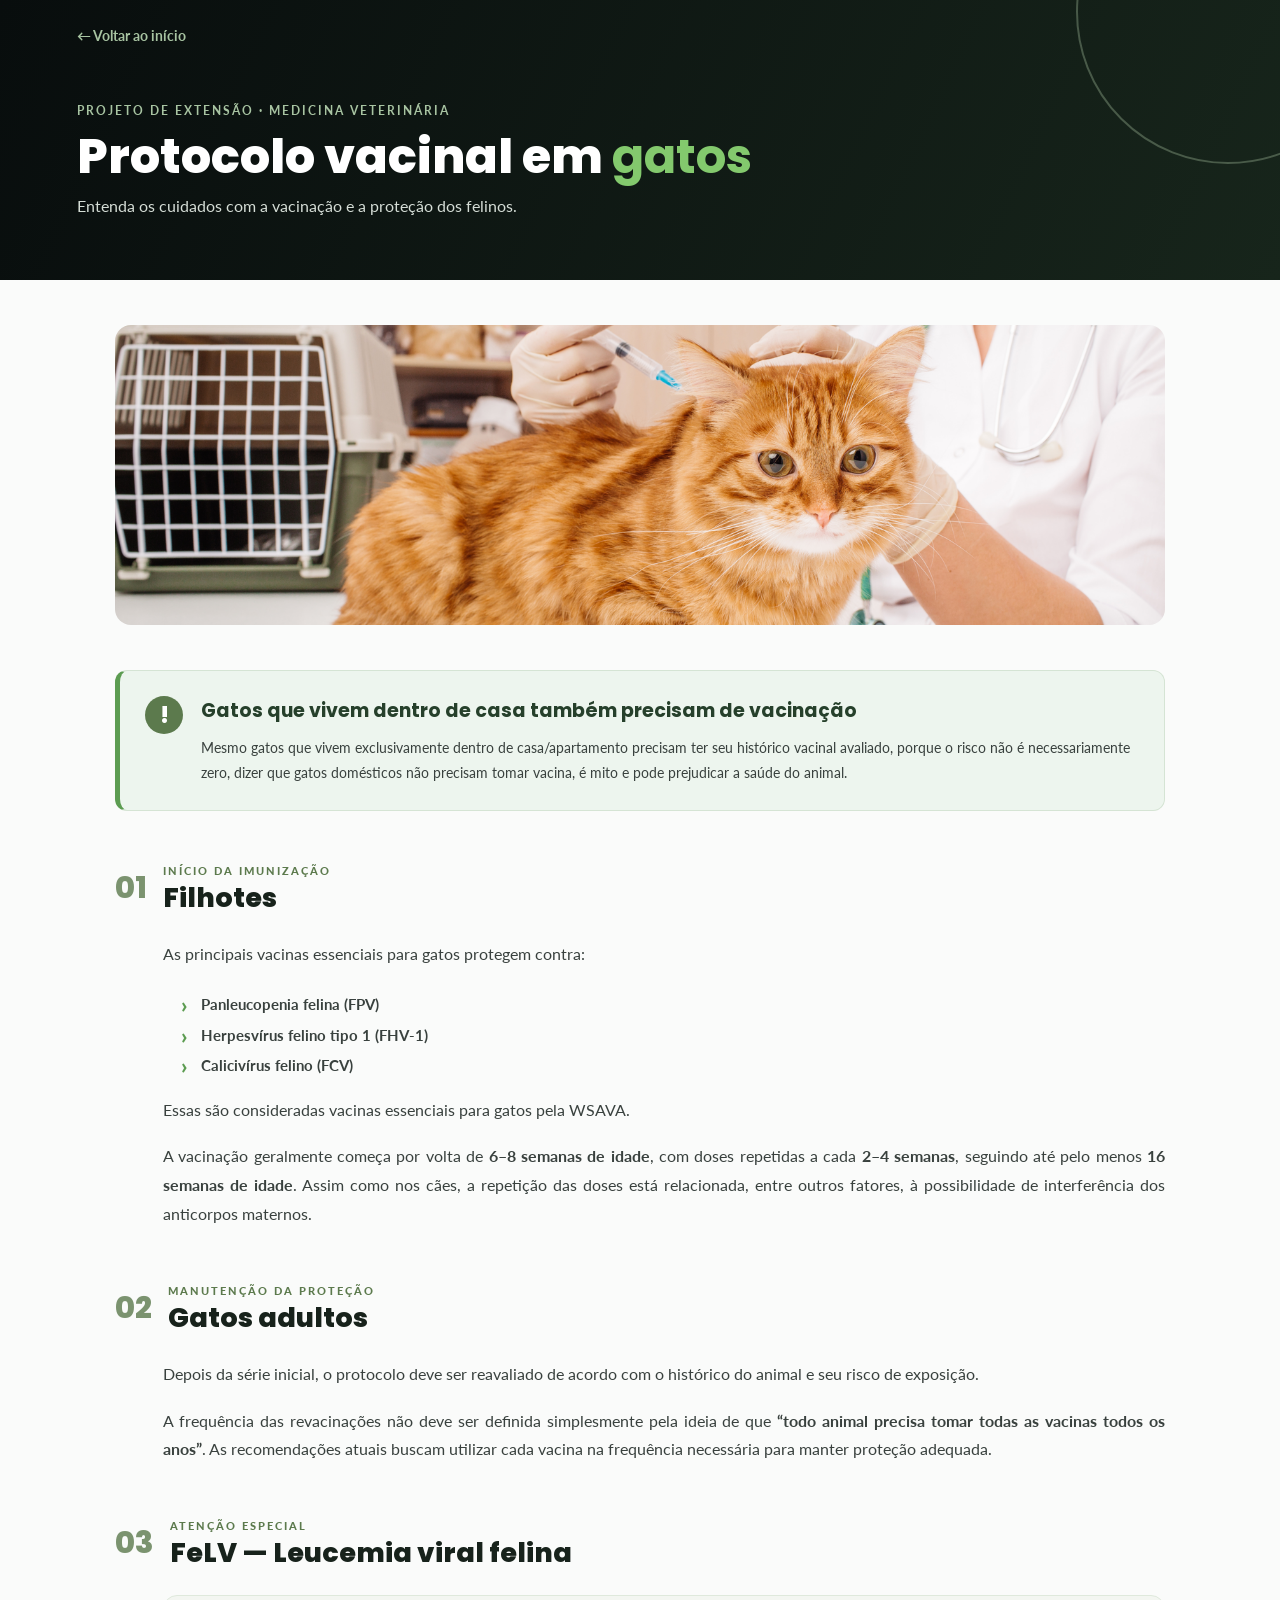
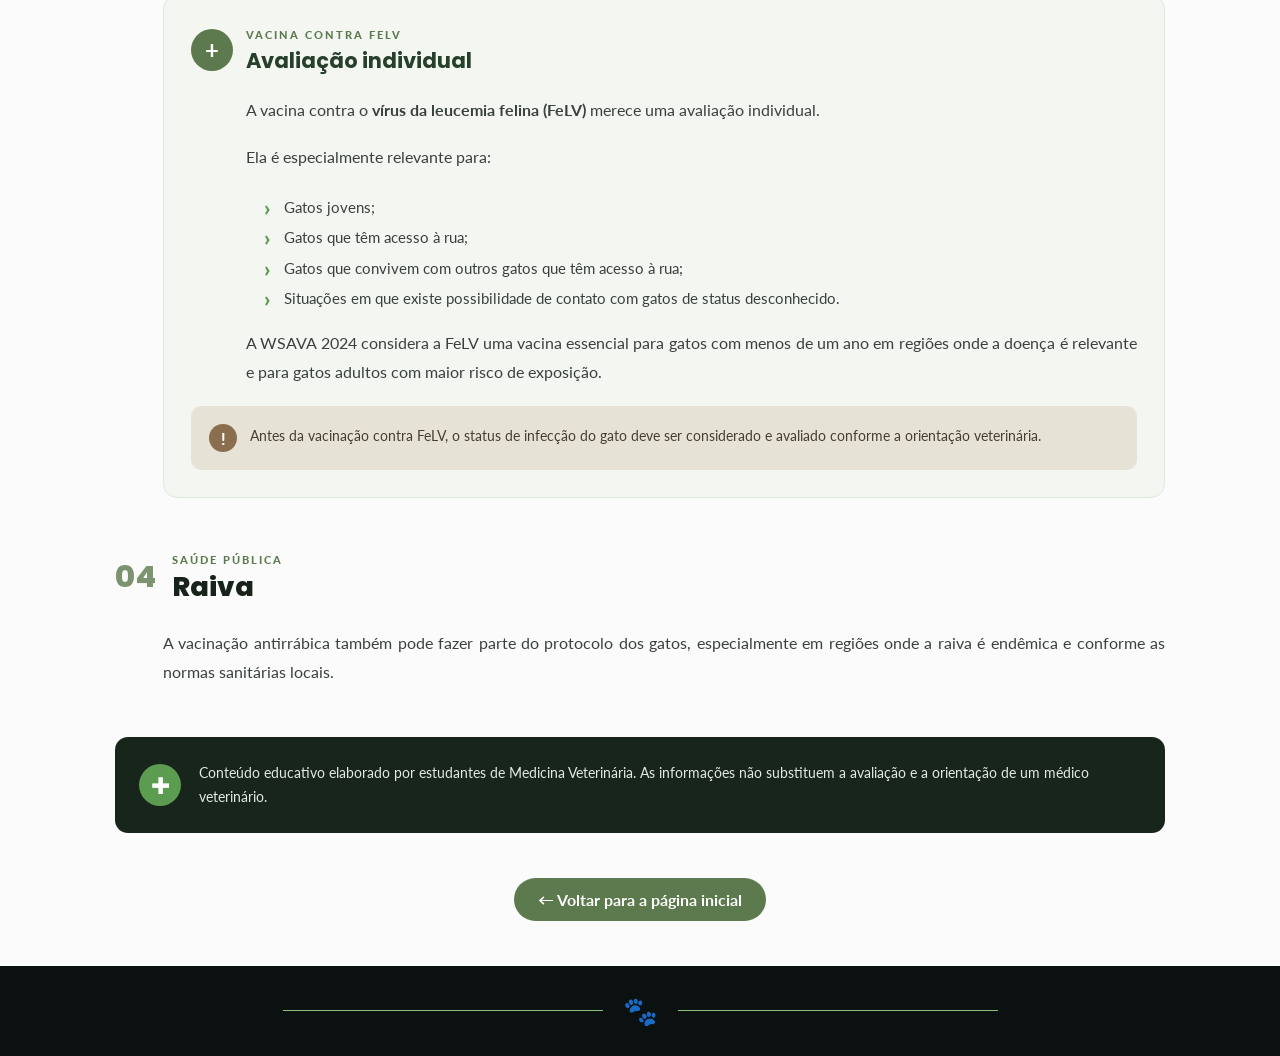
<file: VETLINK/pages/protocolo-gatos.html>
<!DOCTYPE html>
<html lang="pt-BR">

<head>
  <meta charset="UTF-8">
  <meta name="viewport" content="width=device-width, initial-scale=1.0">

  <title>Protocolo vacinal em gatos | Protocolo Vacinal</title>

  <link rel="preconnect" href="https://fonts.googleapis.com">
  <link rel="preconnect" href="https://fonts.gstatic.com" crossorigin>

  <link href="https://fonts.googleapis.com/css2?family=Lato:wght@400;700;900&family=Poppins:wght@400;500;600;700;800&display=swap" rel="stylesheet">

  <link rel="stylesheet" href="../css/style.css">
</head>

<body>

  <!-- CABEÇALHO -->
  <header class="content-header cat-header">

    <a href="../index.html" class="back-link">
      ← Voltar ao início
    </a>

    <div class="content-header-title">
      <span>PROJETO DE EXTENSÃO · MEDICINA VETERINÁRIA</span>
      <h1>Protocolo vacinal em <strong>gatos</strong></h1>
      <p>Entenda os cuidados com a vacinação e a proteção dos felinos.</p>
    </div>

  </header>


  <main class="content-page">

    <!-- IMAGEM PRINCIPAL -->
    <div class="content-image">
      <img src="../img/protocolo-gatos2.png" alt="Gato">
    </div>


    <!-- ALERTA INICIAL -->
    <section class="cat-intro-alert">

      <div class="cat-alert-icon">!</div>

      <div>
        <h2>Gatos que vivem dentro de casa também precisam de vacinação</h2>

        <p>
          Mesmo gatos que vivem exclusivamente dentro de casa/apartamento
          precisam ter seu histórico vacinal avaliado, porque o risco não
          é necessariamente zero, dizer que gatos domésticos não precisam
          tomar vacina, é mito e pode prejudicar a saúde do animal.
        </p>
      </div>

    </section>


    <!-- FILHOTES -->
    <section class="article-section">

      <div class="section-heading">
        <span class="section-number">01</span>

        <div>
          <span class="section-label">INÍCIO DA IMUNIZAÇÃO</span>
          <h2>Filhotes</h2>
        </div>
      </div>


      <div class="article-text">

        <p>
          As principais vacinas essenciais para gatos protegem contra:
        </p>

        <ul class="cat-list">
          <li><strong>Panleucopenia felina (FPV)</strong></li>
          <li><strong>Herpesvírus felino tipo 1 (FHV-1)</strong></li>
          <li><strong>Calicivírus felino (FCV)</strong></li>
        </ul>

        <p>
          Essas são consideradas vacinas essenciais para gatos pela WSAVA.
        </p>

        <p>
          A vacinação geralmente começa por volta de
          <strong>6–8 semanas de idade</strong>, com doses repetidas a cada
          <strong>2–4 semanas</strong>, seguindo até pelo menos
          <strong>16 semanas de idade</strong>. Assim como nos cães,
          a repetição das doses está relacionada, entre outros fatores,
          à possibilidade de interferência dos anticorpos maternos.
        </p>

      </div>

    </section>


    <!-- GATOS ADULTOS -->
    <section class="article-section">

      <div class="section-heading">
        <span class="section-number">02</span>

        <div>
          <span class="section-label">MANUTENÇÃO DA PROTEÇÃO</span>
          <h2>Gatos adultos</h2>
        </div>
      </div>


      <div class="article-text">

        <p>
          Depois da série inicial, o protocolo deve ser reavaliado de acordo
          com o histórico do animal e seu risco de exposição.
        </p>

        <p>
          A frequência das revacinações não deve ser definida simplesmente
          pela ideia de que <strong>“todo animal precisa tomar todas as
          vacinas todos os anos”</strong>. As recomendações atuais buscam
          utilizar cada vacina na frequência necessária para manter
          proteção adequada.
        </p>

      </div>

    </section>


    <!-- FELV -->
    <section class="article-section">

      <div class="section-heading">
        <span class="section-number">03</span>

        <div>
          <span class="section-label">ATENÇÃO ESPECIAL</span>
          <h2>FeLV — Leucemia viral felina</h2>
        </div>
      </div>


      <div class="felv-card">

        <div class="felv-card-top">
          <span class="felv-symbol">+</span>

          <div>
            <span class="felv-label">VACINA CONTRA FELV</span>
            <h3>Avaliação individual</h3>
          </div>
        </div>

        <div class="article-text">

          <p>
            A vacina contra o <strong>vírus da leucemia felina (FeLV)</strong>
            merece uma avaliação individual.
          </p>

          <p>Ela é especialmente relevante para:</p>

          <ul class="cat-list">
            <li>Gatos jovens;</li>
            <li>Gatos que têm acesso à rua;</li>
            <li>Gatos que convivem com outros gatos que têm acesso à rua;</li>
            <li>Situações em que existe possibilidade de contato com gatos
              de status desconhecido.</li>
          </ul>

          <p>
            A WSAVA 2024 considera a FeLV uma vacina essencial para gatos
            com menos de um ano em regiões onde a doença é relevante e
            para gatos adultos com maior risco de exposição.
          </p>

        </div>

        <div class="felv-warning">
          <span>!</span>

          <p>
            Antes da vacinação contra FeLV, o status de infecção do gato
            deve ser considerado e avaliado conforme a orientação veterinária.
          </p>
        </div>

      </div>

    </section>


    <!-- RAIVA -->
    <section class="article-section">

      <div class="section-heading">
        <span class="section-number">04</span>

        <div>
          <span class="section-label">SAÚDE PÚBLICA</span>
          <h2>Raiva</h2>
        </div>
      </div>


      <div class="article-text">

        <p>
          A vacinação antirrábica também pode fazer parte do protocolo
          dos gatos, especialmente em regiões onde a raiva é endêmica
          e conforme as normas sanitárias locais.
        </p>

      </div>

    </section>


    <!-- AVISO EDUCATIVO -->
    <section class="educational-warning">

      <span class="educational-icon">✚</span>

      <p>
        Conteúdo educativo elaborado por estudantes de Medicina Veterinária.
        As informações não substituem a avaliação e a orientação de um
        médico veterinário.
      </p>

    </section>


    <!-- VOLTAR -->
    <div class="content-back">
      <a href="../index.html">← Voltar para a página inicial</a>
    </div>

  </main>


  <!-- RODAPÉ -->
  <footer class="content-footer">
    <span></span>
    <b>🐾</b>
    <span></span>
  </footer>

</body>
</html>
</file>
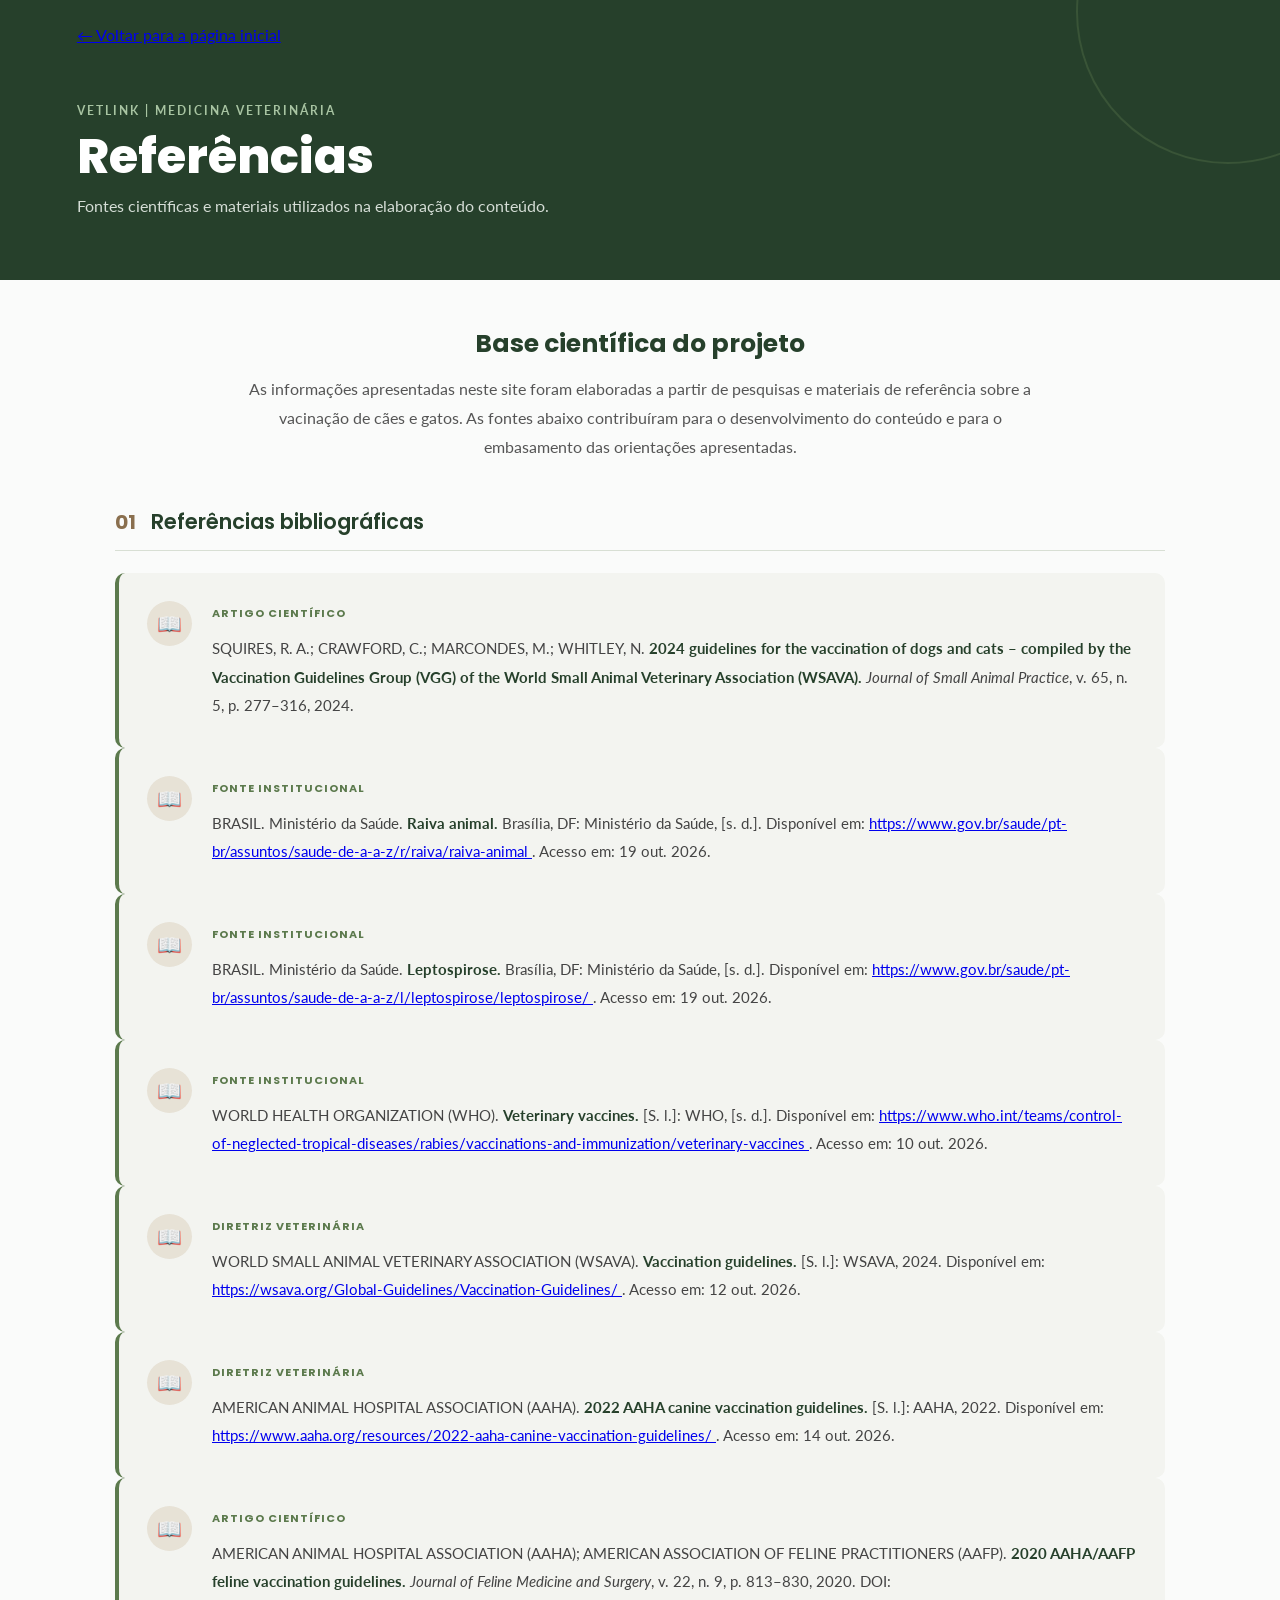
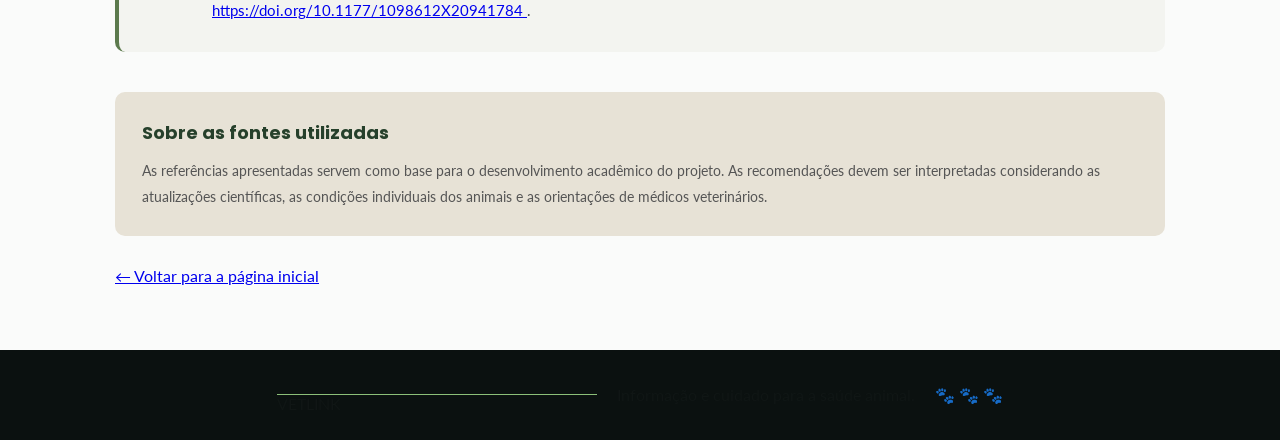
<file: VETLINK/pages/referencias.html>
<!DOCTYPE html>
<html lang="pt-BR">
<head>
    <meta charset="UTF-8">
    <meta name="viewport" content="width=device-width, initial-scale=1.0">
    <title>Referências | VETLINK</title>

    <link rel="stylesheet" href="../css/style.css">

    <link rel="preconnect" href="https://fonts.googleapis.com">
    <link rel="preconnect" href="https://fonts.gstatic.com" crossorigin>
    <link href="https://fonts.googleapis.com/css2?family=Lato:wght@400;700&family=Poppins:wght@400;500;600;700&display=swap" rel="stylesheet">
</head>

<body>

    <header class="content-header references-header">
        <a href="../index.html" class="content-back">
            ← Voltar para a página inicial
        </a>

        <div class="content-header-title">
            <span class="content-label">VETLINK | MEDICINA VETERINÁRIA</span>
            <h1>Referências</h1>
            <p>Fontes científicas e materiais utilizados na elaboração do conteúdo.</p>
        </div>
    </header>

    <main class="content-page references-page">


        <section class="references-introduction">
            <h2>Base científica do projeto</h2>
            <p>
                As informações apresentadas neste site foram elaboradas a partir
                de pesquisas e materiais de referência sobre a vacinação de cães
                e gatos. As fontes abaixo contribuíram para o desenvolvimento
                do conteúdo e para o embasamento das orientações apresentadas.
            </p>
        </section>

        <section class="references-section">

            <div class="references-section-heading">
                <span>01</span>
                <h2>Referências bibliográficas</h2>
            </div>

            <!-- Referência 1 -->
            <article class="reference-card">
                <div class="reference-icon">
                    <span>📖</span>
                </div>

                <div class="reference-content">
                    <span class="reference-type">ARTIGO CIENTÍFICO</span>

                    <p>
                        SQUIRES, R. A.; CRAWFORD, C.; MARCONDES, M.; WHITLEY, N.
                        <strong>2024 guidelines for the vaccination of dogs and cats –
                        compiled by the Vaccination Guidelines Group (VGG) of the
                        World Small Animal Veterinary Association (WSAVA).</strong>
                        <em>Journal of Small Animal Practice</em>, v. 65, n. 5,
                        p. 277–316, 2024.
                    </p>
                </div>
            </article>

            <!-- Referência 2 -->
            <article class="reference-card">
                <div class="reference-icon">
                    <span>📖</span>
                </div>

                <div class="reference-content">
                    <span class="reference-type">FONTE INSTITUCIONAL</span>

                    <p>
                        BRASIL. Ministério da Saúde.
                        <strong>Raiva animal.</strong>
                        Brasília, DF: Ministério da Saúde, [s. d.].
                        Disponível em:
                        <a href="https://www.gov.br/saude/pt-br/assuntos/saude-de-a-a-z/r/raiva/raiva-animal"
                           target="_blank" rel="noopener noreferrer">
                            https://www.gov.br/saude/pt-br/assuntos/saude-de-a-a-z/r/raiva/raiva-animal
                        </a>.
                        Acesso em: 19 out. 2026.
                    </p>
                </div>
            </article>

            <!-- Referência 3 -->
            <article class="reference-card">
                <div class="reference-icon">
                    <span>📖</span>
                </div>

                <div class="reference-content">
                    <span class="reference-type">FONTE INSTITUCIONAL</span>

                    <p>
                        BRASIL. Ministério da Saúde.
                        <strong>Leptospirose.</strong>
                        Brasília, DF: Ministério da Saúde, [s. d.].
                        Disponível em:
                        <a href="https://www.gov.br/saude/pt-br/assuntos/saude-de-a-a-z/l/leptospirose/leptospirose/"
                           target="_blank" rel="noopener noreferrer">
                            https://www.gov.br/saude/pt-br/assuntos/saude-de-a-a-z/l/leptospirose/leptospirose/
                        </a>.
                        Acesso em: 19 out. 2026.
                    </p>
                </div>
            </article>

            <!-- Referência 4 -->
            <article class="reference-card">
                <div class="reference-icon">
                    <span>📖</span>
                </div>

                <div class="reference-content">
                    <span class="reference-type">FONTE INSTITUCIONAL</span>

                    <p>
                        WORLD HEALTH ORGANIZATION (WHO).
                        <strong>Veterinary vaccines.</strong>
                        [S. l.]: WHO, [s. d.].
                        Disponível em:
                        <a href="https://www.who.int/teams/control-of-neglected-tropical-diseases/rabies/vaccinations-and-immunization/veterinary-vaccines"
                           target="_blank" rel="noopener noreferrer">
                            https://www.who.int/teams/control-of-neglected-tropical-diseases/rabies/vaccinations-and-immunization/veterinary-vaccines
                        </a>.
                        Acesso em: 10 out. 2026.
                    </p>
                </div>
            </article>

            <!-- Referência 5 -->
            <article class="reference-card">
                <div class="reference-icon">
                    <span>📖</span>
                </div>

                <div class="reference-content">
                    <span class="reference-type">DIRETRIZ VETERINÁRIA</span>

                    <p>
                        WORLD SMALL ANIMAL VETERINARY ASSOCIATION (WSAVA).
                        <strong>Vaccination guidelines.</strong>
                        [S. l.]: WSAVA, 2024.
                        Disponível em:
                        <a href="https://wsava.org/Global-Guidelines/Vaccination-Guidelines/"
                           target="_blank" rel="noopener noreferrer">
                            https://wsava.org/Global-Guidelines/Vaccination-Guidelines/
                        </a>.
                        Acesso em: 12 out. 2026.
                    </p>
                </div>
            </article>

            <!-- Referência 6 -->
            <article class="reference-card">
                <div class="reference-icon">
                    <span>📖</span>
                </div>

                <div class="reference-content">
                    <span class="reference-type">DIRETRIZ VETERINÁRIA</span>

                    <p>
                        AMERICAN ANIMAL HOSPITAL ASSOCIATION (AAHA).
                        <strong>2022 AAHA canine vaccination guidelines.</strong>
                        [S. l.]: AAHA, 2022.
                        Disponível em:
                        <a href="https://www.aaha.org/resources/2022-aaha-canine-vaccination-guidelines/"
                           target="_blank" rel="noopener noreferrer">
                            https://www.aaha.org/resources/2022-aaha-canine-vaccination-guidelines/
                        </a>.
                        Acesso em: 14 out. 2026.
                    </p>
                </div>
            </article>

            <!-- Referência 7 -->
            <article class="reference-card">
                <div class="reference-icon">
                    <span>📖</span>
                </div>

                <div class="reference-content">
                    <span class="reference-type">ARTIGO CIENTÍFICO</span>

                    <p>
                        AMERICAN ANIMAL HOSPITAL ASSOCIATION (AAHA);
                        AMERICAN ASSOCIATION OF FELINE PRACTITIONERS (AAFP).
                        <strong>2020 AAHA/AAFP feline vaccination guidelines.</strong>
                        <em>Journal of Feline Medicine and Surgery</em>,
                        v. 22, n. 9, p. 813–830, 2020.
                        DOI:
                        <a href="https://doi.org/10.1177/1098612X20941784"
                           target="_blank" rel="noopener noreferrer">
                            https://doi.org/10.1177/1098612X20941784
                        </a>.
                    </p>
                </div>
            </article>

        </section>

        <section class="references-note">
            <h2>Sobre as fontes utilizadas</h2>
            <p>
                As referências apresentadas servem como base para o desenvolvimento
                acadêmico do projeto. As recomendações devem ser interpretadas
                considerando as atualizações científicas, as condições individuais
                dos animais e as orientações de médicos veterinários.
            </p>
        </section>

        <a href="../index.html" class="content-back references-home-link">
            ← Voltar para a página inicial
        </a>

    </main>

    <footer class="content-footer">
        <span>VETLINK</span>
        <p>Informação e cuidado para a saúde animal.</p>
        <div class="footer-paws">🐾 🐾 🐾</div>
    </footer>

</body>
</html>
</file>
<file: VETLINK/css/style.css>
* {
  margin: 0;
  padding: 0;
  box-sizing: border-box;
}

:root {
  --green-dark: #26402B;
  --green: #5C7A4D;
  --green-light: #A8C4A2;
  --green-bright: #83C96D;
  --cream: #E7E2D6;
  --brown: #8A6F4E;
  --ink: #101615;
  --paper: #FAFBFA;
}

html {
  scroll-behavior: smooth;
}

body {
  color: var(--ink);
  background: var(--paper);
  font-family: "Lato", sans-serif;
}

img {
  display: block;
  max-width: 100%;
}


/* BANNER PRINCIPAL */

.hero {
  min-height: 375px;
  display: grid;
  grid-template-columns: 55% 45%;
  background: #080d0d;
  color: white;
  overflow: hidden;
}

.hero-copy {
  position: relative;
  z-index: 1;
  padding: 22px 34px 26px 4.5vw;
  background: linear-gradient(115deg, #080b0c 0%, #111717 100%);
}

.hero-copy::after {
  content: "";
  position: absolute;
  top: -8%;
  right: -25px;
  width: 16px;
  height: 120%;
  background: linear-gradient(var(--green-bright), #26743c);
  transform: rotate(25deg);
  z-index: 3;
}

.brand {
  display: flex;
  align-items: center;
  gap: 15px;
  min-height: 44px;
  position: relative;
  z-index: 4;
}

.uninove-logo {
  width: 126px;
  max-height: 40px;
  object-fit: contain;
  object-position: left center;
}

.brand-divider {
  height: 37px;
  width: 2px;
  background: #9acb88;
}

.course-name {
  font: 700 15px/1.15 "Poppins", sans-serif;
}

.brand-paw {
  color: var(--green-light);
  font-size: 25px;
}

.hero-title {
  margin-top: 28px;
  position: relative;
  z-index: 4;
}

.project-label {
  font: 400 21px "Poppins", sans-serif;
  margin-left: 42px;
  position: relative;
}

.project-label::before {
  content: "";
  width: 34px;
  height: 3px;
  background: var(--green-bright);
  position: absolute;
  left: -42px;
  top: 13px;
}

.hero h1 {
  font: 800 clamp(42px, 5vw, 61px)/.98 "Poppins", sans-serif;
  letter-spacing: -2px;
  margin: 2px 0 12px;
}

.hero h1 span {
  color: #80c96f;
}

.teacher {
  font-size: 17px;
  margin: 10px 0 12px;
}

.year {
  font: 17px "Poppins", sans-serif;
  display: flex;
  gap: 12px;
  align-items: center;
}

.calendar-icon {
  color: #8dcc79;
  font-size: 25px;
}

.line-art {
  position: absolute;
  bottom: 0;
  right: 2%;
  width: 34%;
  height: 75px;
  border-bottom: 3px solid #7fc66b;
  border-right: 3px solid #7fc66b;
  border-radius: 0 0 45% 0;
  opacity: .9;
}

.hero-photo {
  min-height: 375px;
  position: relative;
  margin-left: -1px;
}

.hero-photo img {
  width: 100%;
  height: 100%;
  min-height: 375px;
  object-fit: cover;
  object-position: center;
}

.hero-paw {
  position: absolute;
  right: 8%;
  top: 28px;
  font-size: 44px;
  filter: grayscale(1) sepia(1) saturate(4) hue-rotate(65deg);
}


/* INTRODUÇÃO E OBJETIVO */

.section-wrap {
  width: min(1200px, 92%);
  margin: 0 auto;
}

.intro-section {
  min-height: 318px;
  display: grid;
  grid-template-columns: 1fr 1fr;
  gap: 44px;
  padding-top: 34px;
  padding-bottom: 34px;
}

.intro-column,
.objective-column {
  display: flex;
  align-items: flex-start;
  gap: 18px;
}

.objective-column {
  border-left: 1px solid var(--green);
  padding-left: 24px;
}

.round-icon {
  width: 66px;
  height: 66px;
  flex: 0 0 66px;
  border-radius: 50%;
  background: #176c32;
  display: grid;
  place-items: center;
}

.round-icon svg {
  width: 39px;
  height: 39px;
  fill: none;
  stroke: white;
  stroke-width: 2.4;
  stroke-linecap: round;
  stroke-linejoin: round;
}

.intro-content h2 {
  font: 800 24px "Poppins", sans-serif;
  margin: 7px 0 5px;
}

.intro-content h3 {
  color: #26733a;
  font: 700 17px "Poppins", sans-serif;
  margin-bottom: 7px;
}

.intro-content p {
  color: #39413e;
  font-size: 14px;
  line-height: 1.55;
}

.intro-content .specific-title {
  margin: 12px 0 5px;
}

.check-list {
  list-style: none;
  display: grid;
  gap: 7px;
}

.check-list li {
  color: #39413e;
  font-size: 13px;
  line-height: 1.35;
}

.check-list li::before {
  content: "✓";
  display: inline-grid;
  place-items: center;
  width: 17px;
  height: 17px;
  border-radius: 50%;
  background: #1c7037;
  color: white;
  font-weight: 900;
  margin-right: 10px;
}


/* EQUIPE */

.team-section {
  background: #edf5ee;
  padding: 30px 0;
}

.team-inner {
  width: min(1440px, 94%);
  margin: auto;
  display: grid;
  grid-template-columns: 155px 1fr;
  gap: 24px;
  align-items: center;
}

.team-heading {
  align-self: stretch;
  padding: 0 0 0 4px;
}

.people-icon {
  color: #287c42;
  font-size: 35px;
  line-height: 1;
}

.team-heading h2 {
  font: 800 32px/1.05 "Poppins", sans-serif;
  margin: 6px 0 10px;
}

.short-rule {
  display: block;
  width: 50px;
  height: 3px;
  background: #5ca65c;
}

.team-heading p {
  margin-top: 18px;
  font-size: 14px;
  line-height: 1.45;
  color: #27332c;
}

.pale-paw {
  display: block;
  margin-top: 20px;
  font-size: 38px;
  opacity: .55;
}

.team-grid {
  display: grid;
  grid-template-columns: repeat(6, minmax(0, 1fr));
  gap: 12px;
}

.member-card {
  min-width: 0;
  background: #fff;
  border-radius: 13px;
  padding: 5px 5px 13px;
  text-align: center;
  box-shadow: 0 3px 12px rgba(30, 60, 38, .07);
}

.member-card img {
  width: 100%;
  aspect-ratio: 1 / 1;
  object-fit: cover;
  border-radius: 10px;
}

.member-card h3 {
  min-height: 38px;
  display: flex;
  align-items: center;
  justify-content: center;
  font: 700 clamp(9px, .85vw, 12px)/1.25 "Poppins", sans-serif;
  margin: 7px 2px 5px;
}

.member-rule {
  display: block;
  width: 42px;
  height: 2px;
  background: #5ca65c;
  margin: 0 auto 8px;
}

.member-card p {
  font-size: clamp(9px, .8vw, 11px);
  color: #303a34;
}


/* POR QUE EXISTE UM PROTOCOLO VACINAL */

.protocol-why {
  display: grid;
  grid-template-columns: 68px 1fr;
  gap: 22px;
  align-items: start;
  padding-top: 36px;
  padding-bottom: 38px;
}

.why-icon {
  width: 60px;
  height: 60px;
  display: grid;
  place-items: center;
  border-radius: 50%;
  color: white;
  background: #1d7137;
  font: 700 34px "Poppins", sans-serif;
}

.protocol-why h2 {
  font: 800 25px "Poppins", sans-serif;
  margin: 0 0 9px;
}

.protocol-why p {
  color: #39413e;
  font-size: 15px;
  line-height: 1.6;
  margin: 0 0 8px;
}


/* SEÇÃO O TRABALHO */

.work-section {
  color: white;
  background: radial-gradient(ellipse at 55% 10%, #18201e 0%, #080e0d 68%);
  padding: 27px 0 0;
  overflow: hidden;
  position: relative;
}

.work-section::after {
  content: "";
  position: absolute;
  width: 330px;
  height: 100px;
  right: -55px;
  bottom: -55px;
  border-radius: 70% 0 0 0;
  background: #75bd62;
  transform: rotate(-12deg);
  box-shadow: 0 -15px 0 #3b8b4c;
}

.work-inner {
  width: min(1440px, 94%);
  margin: auto;
  position: relative;
  z-index: 1;
}

.work-heading {
  display: flex;
  align-items: center;
  gap: 16px;
  margin-bottom: 20px;
  position: relative;
}

.work-paw {
  font-size: 48px;
  color: #83c96d;
}

.work-heading h2 {
  font: 800 30px "Poppins", sans-serif;
}

.work-heading .short-rule {
  margin-top: 3px;
}

.click-note {
  margin-left: auto;
  margin-right: 2%;
  color: #9bd68a;
  font: italic 600 18px "Poppins", sans-serif;
  transform: rotate(-7deg);
}

.click-note span {
  display: inline-block;
  font-size: 27px;
  transform: rotate(35deg);
}

.work-grid {
  display: grid;
  grid-template-columns: repeat(6, minmax(0, 1fr));
  gap: 13px;
}

.work-card {
  min-width: 0;
  min-height: 310px;
  color: white;
  text-decoration: none;
  border: 1px solid #9bbd83;
  border-radius: 13px;
  overflow: hidden;
  padding: 0 0 12px;
  position: relative;
  transition: transform .2s ease, border-color .2s ease;
}

.work-card:hover {
  transform: translateY(-5px);
  border-color: #a7e58c;
}

.work-card > img {
  width: 100%;
  height: 105px;
  object-fit: cover;
}

.work-symbol {
  display: grid;
  place-items: center;
  width: 51px;
  height: 51px;
  border-radius: 50%;
  border: 2px solid #a1d76d;
  background: #102319;
  color: #b4e77d;
  font-size: 27px;
  margin: -27px 0 5px 12px;
  position: relative;
}

.work-card h3 {
  font: 800 13px/1.25 "Poppins", sans-serif;
  padding: 0 12px;
  min-height: 34px;
}

.card-cta {
  display: block;
  width: max-content;
  max-width: calc(100% - 20px);
  margin: 7px 10px 9px;
  padding: 5px 10px;
  border-radius: 20px;
  color: #102014;
  background: linear-gradient(90deg, #9bdc77, #72c66e);
  font-size: 11px;
  white-space: nowrap;
}

.work-card ul {
  list-style: none;
  padding: 0 12px;
}

.work-card li,
.reference-summary {
  font-size: 11px;
  line-height: 1.55;
  color: #e7eee8;
}

.work-card li::before {
  content: "›";
  color: #9bdc77;
  font-size: 17px;
  margin-right: 7px;
}

.reference-summary {
  padding: 0 12px;
}


/* RODAPÉ */

.site-footer {
  height: 105px;
  display: flex;
  align-items: center;
  justify-content: center;
  gap: 18px;
  position: relative;
  z-index: 2;
}

.site-footer span {
  width: 30%;
  height: 1px;
  background: #8cbf79;
}

.site-footer b {
  font-size: 27px;
  color: #9bdc77;
}


/* RESPONSIVIDADE */

@media (max-width: 1050px) {

  .team-inner {
    grid-template-columns: 125px 1fr;
    gap: 14px;
  }

  .team-grid {
    gap: 8px;
  }

  .member-card {
    padding: 4px 4px 10px;
  }

  .work-inner {
    width: 96%;
  }

  .work-grid {
    gap: 8px;
  }

  .work-card h3 {
    font-size: 11px;
    padding: 0 8px;
  }

  .work-card ul {
    padding: 0 8px;
  }

  .card-cta {
    margin-left: 7px;
    font-size: 9px;
    padding: 5px 7px;
  }

}


@media (max-width: 760px) {

  .hero {
    grid-template-columns: 1fr;
  }

  .hero-copy {
    min-height: 330px;
    padding-left: 7%;
  }

  .hero-copy::after {
    display: none;
  }

  .hero-photo,
  .hero-photo img {
    min-height: 250px;
    max-height: 300px;
  }

  .intro-section {
    grid-template-columns: 1fr;
    gap: 26px;
    padding-top: 28px;
    padding-bottom: 28px;
  }

  .objective-column {
    border-left: 0;
    border-top: 1px solid var(--green);
    padding: 24px 0 0;
  }

  .team-inner {
    grid-template-columns: 1fr;
  }

  .team-heading {
    display: grid;
    grid-template-columns: 48px 1fr;
    column-gap: 10px;
    align-items: center;
  }

  .team-heading h2 {
    margin: 0;
  }

  .team-heading .short-rule,
  .team-heading p,
  .pale-paw {
    display: none;
  }

  .team-grid {
    grid-template-columns: repeat(3, minmax(0, 1fr));
    gap: 12px;
  }

  .member-card h3 {
    font-size: 10px;
  }

  .protocol-why {
    grid-template-columns: 48px 1fr;
    gap: 14px;
    padding-top: 28px;
    padding-bottom: 28px;
  }

  .why-icon {
    width: 46px;
    height: 46px;
    font-size: 27px;
  }

  .protocol-why h2 {
    font-size: 21px;
  }

  .protocol-why p {
    font-size: 14px;
  }

  .work-grid {
    grid-template-columns: repeat(2, minmax(0, 1fr));
    gap: 12px;
  }

  .work-card {
    min-height: 300px;
  }

  .work-card > img {
    height: 125px;
  }

  .work-card h3 {
    font-size: 13px;
  }

  .card-cta {
    font-size: 11px;
  }

  .work-card li,
  .reference-summary {
    font-size: 12px;
  }

}


@media (max-width: 420px) {

  .brand {
    gap: 9px;
  }

  .uninove-logo {
    width: 105px;
  }

  .course-name {
    font-size: 12px;
  }

  .hero h1 {
    font-size: 43px;
  }

  .project-label {
    font-size: 17px;
  }

  .intro-column,
  .objective-column {
    gap: 12px;
  }

  .round-icon {
    width: 52px;
    height: 52px;
    flex-basis: 52px;
  }

  .round-icon svg {
    width: 31px;
    height: 31px;
  }

  .intro-content h2 {
    font-size: 20px;
  }

  .team-grid {
    gap: 8px;
  }

  .member-card h3 {
    font-size: 9px;
  }

  .member-card p {
    font-size: 8px;
  }

  .work-heading h2 {
    font-size: 25px;
  }

  .click-note {
    font-size: 13px;
  }

}

/* =================================
   PÁGINAS INTERNAS DOS CONTEÚDOS
================================= */

.content-header {
  min-height: 280px;
  padding: 25px 6%;
  background: #0b1110;
  color: white;
  position: relative;
  overflow: hidden;
}

.content-header::after {
  content: "";
  position: absolute;
  width: 300px;
  height: 300px;
  border: 2px solid #5c7a4d;
  border-radius: 50%;
  right: -100px;
  top: -140px;
  opacity: 0.35;
}

.back-link {
  display: inline-block;
  color: #a8c4a2;
  text-decoration: none;
  font-size: 14px;
  font-weight: 700;
  position: relative;
  z-index: 1;
}

.back-link:hover {
  color: white;
}

.content-header-title {
  margin-top: 55px;
  position: relative;
  z-index: 1;
}

.content-header-title > span {
  color: #a8c4a2;
  font-size: 12px;
  font-weight: 700;
  letter-spacing: 2px;
}

.content-header-title h1 {
  font: 800 clamp(30px, 5vw, 48px)/1.2 "Poppins", sans-serif;
  margin: 10px 0;
}

.content-header-title h1 strong {
  color: #83c96d;
}

.content-header-title p {
  color: #d5ddd6;
  font-size: 16px;
}

.content-page {
  width: min(1050px, 90%);
  margin: 45px auto;
}

.content-image {
  width: 100%;
  height: 300px;
  overflow: hidden;
  border-radius: 16px;
  margin-bottom: 45px;
}

.content-image img {
  width: 100%;
  height: 100%;
  object-fit: cover;
}

.article-section,
.vaccine-types {
  margin-bottom: 50px;
}

.section-heading {
  display: flex;
  align-items: center;
  gap: 16px;
  margin-bottom: 22px;
}

.section-number {
  font: 800 30px "Poppins", sans-serif;
  color: #5c7a4d;
  opacity: 0.8;
}

.section-label {
  color: #5c7a4d;
  font-size: 11px;
  font-weight: 900;
  letter-spacing: 2px;
}

.section-heading h2 {
  color: #17221b;
  font: 800 27px "Poppins", sans-serif;
}

.article-text {
  padding-left: 48px;
}

.article-text p {
  color: #39413e;
  font-size: 16px;
  line-height: 1.8;
  margin-bottom: 18px;
  text-align: justify;
}

.vaccine-cards {
  display: grid;
  grid-template-columns: repeat(2, 1fr);
  gap: 22px;
  margin-left: 48px;
}

.vaccine-type-card {
  padding: 27px;
  border-radius: 14px;
  background: #edf5ee;
  border: 1px solid #d5e4d4;
}

.non-core-card {
  background: #f4f1e9;
  border-color: #e7e0d2;
}

.vaccine-card-icon {
  width: 43px;
  height: 43px;
  display: grid;
  place-items: center;
  border-radius: 50%;
  background: #26733a;
  color: white;
  font-size: 24px;
  font-weight: 700;
  margin-bottom: 15px;
}

.non-core-card .vaccine-card-icon {
  background: #8a6f4e;
}

.vaccine-category {
  color: #5c7a4d;
  font-size: 11px;
  font-weight: 900;
  letter-spacing: 2px;
}

.non-core-card .vaccine-category {
  color: #8a6f4e;
}

.vaccine-type-card h3 {
  font: 800 23px "Poppins", sans-serif;
  margin: 5px 0 12px;
  color: #17221b;
}

.vaccine-type-card > p {
  color: #39413e;
  font-size: 15px;
  line-height: 1.7;
  margin-bottom: 20px;
}

.examples {
  border-top: 1px solid rgba(38, 64, 43, 0.2);
  padding-top: 15px;
}

.examples strong {
  display: block;
  color: #26402b;
  font: 700 14px "Poppins", sans-serif;
  margin-bottom: 9px;
}

.examples p {
  color: #39413e;
  font-size: 14px;
  line-height: 1.6;
  margin-bottom: 7px;
}

.protocol-note {
  display: flex;
  gap: 20px;
  align-items: flex-start;
  background: #17251b;
  color: white;
  padding: 28px;
  border-radius: 14px;
  margin: 45px 0;
}

.note-icon {
  flex: 0 0 45px;
  height: 45px;
  display: grid;
  place-items: center;
  border-radius: 50%;
  background: #5c9c51;
  color: white;
  font-size: 25px;
}

.protocol-note h2 {
  font: 700 20px "Poppins", sans-serif;
  margin-bottom: 8px;
}

.protocol-note p {
  color: #e1e9e1;
  font-size: 15px;
  line-height: 1.7;
}

.content-back {
  text-align: center;
  margin: 45px 0 20px;
}

.content-back a {
  display: inline-block;
  padding: 12px 24px;
  border-radius: 25px;
  background: #5c7a4d;
  color: white;
  text-decoration: none;
  font-weight: 700;
  transition: background 0.2s;
}

.content-back a:hover {
  background: #26402b;
}

.content-footer {
  min-height: 90px;
  background: #0b1110;
  display: flex;
  align-items: center;
  justify-content: center;
  gap: 20px;
}

.content-footer span {
  width: 25%;
  height: 1px;
  background: #8cbf79;
}

.content-footer b {
  font-size: 28px;
  color: #9bdc77;
}


/* RESPONSIVIDADE DAS PÁGINAS INTERNAS */

@media (max-width: 650px) {

  .content-header {
    min-height: 250px;
  }

  .content-header-title {
    margin-top: 45px;
  }

  .content-header-title > span {
    font-size: 9px;
  }

  .content-header-title h1 {
    font-size: 30px;
  }

  .content-header-title p {
    font-size: 14px;
  }

  .content-page {
    width: 90%;
    margin: 30px auto;
  }

  .content-image {
    height: 210px;
    margin-bottom: 32px;
  }

  .section-heading h2 {
    font-size: 21px;
  }

  .section-number {
    font-size: 24px;
  }

  .article-text {
    padding-left: 0;
  }

  .article-text p {
    font-size: 14px;
    text-align: left;
  }

  .vaccine-cards {
    grid-template-columns: 1fr;
    margin-left: 0;
  }

  .vaccine-type-card {
    padding: 22px;
  }

  .protocol-note {
    padding: 20px;
    gap: 13px;
  }

  .protocol-note h2 {
    font-size: 17px;
  }

  .protocol-note p {
    font-size: 14px;
  }

}

/* =================================
   PÁGINA: PROTOCOLO VACINAL EM CÃES
================================= */

.dog-header {
  background: linear-gradient(115deg, #080d0d, #17251b);
}

.dog-header::after {
  border-color: #83c96d;
}


/* LISTAS */

.dog-list {
  list-style: none;
  padding: 5px 0 12px 18px;
}

.dog-list li {
  position: relative;
  color: #39413e;
  font-size: 15px;
  line-height: 1.7;
  padding-left: 20px;
  margin-bottom: 5px;
}

.dog-list li::before {
  content: "›";
  position: absolute;
  left: 0;
  top: 0;
  color: #5c9c51;
  font-size: 22px;
  font-weight: 900;
  line-height: 1.2;
}


/* DESTAQUE DE IMPORTANTE */

.dog-warning {
  display: flex;
  align-items: flex-start;
  gap: 17px;
  margin: 28px 0 15px 48px;
  padding: 23px;
  background: #edf5ee;
  border-left: 4px solid #5c9c51;
  border-radius: 0 12px 12px 0;
}

.warning-icon {
  flex: 0 0 36px;
  width: 36px;
  height: 36px;
  display: grid;
  place-items: center;
  border-radius: 50%;
  background: #5c9c51;
  color: white;
  font: 800 23px "Poppins", sans-serif;
}

.dog-warning h3 {
  color: #26402b;
  font: 800 18px "Poppins", sans-serif;
  margin-bottom: 7px;
}

.dog-warning p {
  color: #39413e;
  font-size: 14px;
  line-height: 1.7;
}

.source-note {
  margin: 0 0 45px 48px;
  color: #718073;
  font-size: 12px;
  font-style: italic;
}


/* BLOCOS DE VACINAS */

.dog-vaccine-block {
  margin: 25px 0 30px 48px;
  padding: 24px 25px;
  background: #f3f6f1;
  border-radius: 12px;
  border: 1px solid #e0e9dd;
}

.dog-vaccine-block:nth-of-type(even) {
  background: #f6f3ed;
  border-color: #e9e2d6;
}

.dog-subheading {
  display: flex;
  align-items: center;
  gap: 12px;
  margin-bottom: 13px;
}

.dog-sub-icon {
  width: 34px;
  height: 34px;
  flex: 0 0 34px;
  display: grid;
  place-items: center;
  border-radius: 50%;
  background: #5c7a4d;
  color: white;
  font-size: 19px;
  font-weight: 900;
}

.dog-subheading h3 {
  color: #26402b;
  font: 700 19px "Poppins", sans-serif;
}

.dog-vaccine-block .article-text {
  padding-left: 46px;
}

.dog-vaccine-block .article-text p:last-child {
  margin-bottom: 0;
}


/* ESTILO DE VIDA */

.lifestyle-section {
  padding: 28px;
  background: #f4f1e9;
  border-radius: 14px;
}

.lifestyle-section .section-heading {
  margin-bottom: 18px;
}

.lifestyle-section .article-text {
  padding-left: 48px;
}

.lifestyle-list {
  padding-top: 8px;
  padding-bottom: 12px;
}


/* AVISO EDUCATIVO FINAL */

.educational-warning {
  display: flex;
  align-items: center;
  gap: 18px;
  padding: 24px;
  margin: 40px 0;
  background: #17251b;
  color: white;
  border-radius: 13px;
}

.educational-icon {
  flex: 0 0 42px;
  width: 42px;
  height: 42px;
  display: grid;
  place-items: center;
  background: #5c9c51;
  color: white;
  border-radius: 50%;
  font-size: 23px;
}

.educational-warning p {
  color: #e4ebe3;
  font-size: 14px;
  line-height: 1.7;
}


/* RESPONSIVIDADE */

@media (max-width: 650px) {

  .dog-warning {
    margin-left: 0;
    padding: 18px;
    gap: 12px;
  }

  .dog-warning p {
    font-size: 13px;
  }

  .source-note {
    margin-left: 0;
  }

  .dog-vaccine-block {
    margin-left: 0;
    padding: 19px;
  }

  .dog-vaccine-block .article-text {
    padding-left: 0;
  }

  .dog-subheading h3 {
    font-size: 17px;
  }

  .dog-list {
    padding-left: 4px;
  }

  .dog-list li {
    font-size: 14px;
  }

  .lifestyle-section {
    padding: 18px;
  }

  .lifestyle-section .article-text {
    padding-left: 0;
  }

  .educational-warning {
    padding: 18px;
    gap: 12px;
  }

  .educational-warning p {
    font-size: 13px;
  }

}

/* =================================
   PÁGINA: PROTOCOLO VACINAL EM GATOS
================================= */

.cat-header {
  background: linear-gradient(115deg, #080d0d, #17251b);
}

.cat-header::after {
  border-color: #a8c4a2;
}


/* LISTAS */

.cat-list {
  list-style: none;
  padding: 5px 0 12px 18px;
}

.cat-list li {
  position: relative;
  color: #39413e;
  font-size: 15px;
  line-height: 1.7;
  padding-left: 20px;
  margin-bottom: 5px;
}

.cat-list li::before {
  content: "›";
  position: absolute;
  left: 0;
  top: 0;
  color: #5c9c51;
  font-size: 22px;
  font-weight: 900;
  line-height: 1.2;
}


/* ALERTA INICIAL */

.cat-intro-alert {
  display: flex;
  align-items: flex-start;
  gap: 18px;
  padding: 25px;
  margin-bottom: 48px;
  background: #edf5ee;
  border: 1px solid #d5e4d4;
  border-left: 5px solid #5c9c51;
  border-radius: 12px;
}

.cat-alert-icon {
  flex: 0 0 38px;
  width: 38px;
  height: 38px;
  display: grid;
  place-items: center;
  background: #5c7a4d;
  color: white;
  border-radius: 50%;
  font: 800 23px "Poppins", sans-serif;
}

.cat-intro-alert h2 {
  color: #26402b;
  font: 700 19px "Poppins", sans-serif;
  margin-bottom: 10px;
}

.cat-intro-alert p {
  color: #39413e;
  font-size: 14px;
  line-height: 1.8;
}


/* BLOCO FELV */

.felv-card {
  margin-left: 48px;
  padding: 27px;
  background: #f3f6f1;
  border: 1px solid #dfe9dc;
  border-radius: 14px;
}

.felv-card-top {
  display: flex;
  align-items: center;
  gap: 13px;
  margin-bottom: 20px;
}

.felv-symbol {
  flex: 0 0 42px;
  width: 42px;
  height: 42px;
  display: grid;
  place-items: center;
  border-radius: 50%;
  background: #5c7a4d;
  color: white;
  font-size: 24px;
  font-weight: 700;
}

.felv-label {
  color: #5c7a4d;
  font-size: 11px;
  font-weight: 900;
  letter-spacing: 2px;
}

.felv-card-top h3 {
  color: #26402b;
  font: 700 21px "Poppins", sans-serif;
  margin-top: 3px;
}

.felv-card .article-text {
  padding-left: 55px;
}

.felv-warning {
  display: flex;
  align-items: flex-start;
  gap: 13px;
  margin-top: 20px;
  padding: 18px;
  background: #e7e2d6;
  border-radius: 10px;
}

.felv-warning span {
  flex: 0 0 28px;
  width: 28px;
  height: 28px;
  display: grid;
  place-items: center;
  border-radius: 50%;
  background: #8a6f4e;
  color: white;
  font-weight: 900;
}

.felv-warning p {
  color: #463d32;
  font-size: 14px;
  line-height: 1.7;
}


/* RESPONSIVIDADE */

@media (max-width: 650px) {

  .cat-intro-alert {
    padding: 18px;
    gap: 12px;
    margin-bottom: 35px;
  }

  .cat-intro-alert h2 {
    font-size: 16px;
  }

  .cat-intro-alert p {
    font-size: 13px;
  }

  .felv-card {
    margin-left: 0;
    padding: 19px;
  }

  .felv-card .article-text {
    padding-left: 0;
  }

  .felv-card-top h3 {
    font-size: 18px;
  }

  .felv-warning {
    padding: 14px;
  }

  .felv-warning p {
    font-size: 13px;
  }

  .cat-list {
    padding-left: 4px;
  }

  .cat-list li {
    font-size: 14px;
  }

}

/* ========================================
   PÁGINA: DÚVIDAS FREQUENTES
======================================== */

.faq-header {
    background-color: var(--verde-escuro, #26402B);
}

.faq-page {
    max-width: 1050px;
}

.faq-image {
    width: 100%;
    height: 300px;
    margin-bottom: 45px;
    overflow: hidden;
    border-radius: 14px;
}

.faq-image img {
    width: 100%;
    height: 100%;
    object-fit: cover;
}

.faq-introduction {
    max-width: 800px;
    margin: 0 auto 40px;
    text-align: center;
}

.faq-introduction h2 {
    margin-bottom: 12px;
    color: #26402B;
    font-family: 'Poppins', sans-serif;
    font-size: 25px;
}

.faq-introduction p {
    color: #555;
    font-family: 'Lato', sans-serif;
    font-size: 16px;
    line-height: 1.8;
}

.faq-list {
    display: flex;
    flex-direction: column;
    gap: 16px;
}

.faq-item {
    display: flex;
    gap: 22px;
    padding: 25px 28px;
    background-color: #F3F4F0;
    border-left: 4px solid #5C7A4D;
    border-radius: 10px;
}

.faq-number {
    flex-shrink: 0;
    color: #5C7A4D;
    font-family: 'Poppins', sans-serif;
    font-size: 20px;
    font-weight: 700;
}

.faq-content {
    flex: 1;
}

.faq-content h3 {
    margin: 0 0 12px;
    color: #26402B;
    font-family: 'Poppins', sans-serif;
    font-size: 17px;
    font-weight: 600;
    line-height: 1.5;
}

.faq-content p {
    margin: 0 0 12px;
    color: #444;
    font-family: 'Lato', sans-serif;
    font-size: 15px;
    line-height: 1.8;
}

.faq-content p:last-child {
    margin-bottom: 0;
}

.faq-factors {
    display: grid;
    grid-template-columns: repeat(2, 1fr);
    gap: 8px 25px;
    margin: 15px 0;
    padding-left: 20px;
    color: #444;
    font-family: 'Lato', sans-serif;
    font-size: 15px;
    line-height: 1.7;
}

.faq-factors li::marker {
    color: #5C7A4D;
}

.faq-important {
    display: flex;
    gap: 20px;
    align-items: flex-start;
    margin-top: 45px;
    padding: 28px;
    background-color: #26402B;
    border-radius: 12px;
    color: #FFFFFF;
}

.faq-important-icon {
    display: flex;
    flex-shrink: 0;
    align-items: center;
    justify-content: center;
    width: 35px;
    height: 35px;
    border: 2px solid #A8C4A2;
    border-radius: 50%;
    color: #A8C4A2;
    font-family: 'Poppins', sans-serif;
    font-size: 21px;
    font-weight: 700;
}

.faq-important h2 {
    margin: 0 0 12px;
    color: #A8C4A2;
    font-family: 'Poppins', sans-serif;
    font-size: 19px;
}

.faq-important p {
    margin: 0 0 12px;
    color: #F3F4F0;
    font-family: 'Lato', sans-serif;
    font-size: 14px;
    line-height: 1.8;
}

.faq-important p:last-child {
    margin-bottom: 0;
}

.faq-home-link {
    display: inline-block;
    margin-top: 35px;
}


/* RESPONSIVIDADE - DÚVIDAS FREQUENTES */

@media (max-width: 768px) {
    .faq-image {
        height: 220px;
        margin-bottom: 30px;
    }

    .faq-item {
        gap: 15px;
        padding: 20px;
    }

    .faq-content h3 {
        font-size: 16px;
    }

    .faq-content p {
        font-size: 14px;
    }

    .faq-factors {
        grid-template-columns: 1fr;
        gap: 5px;
    }

    .faq-important {
        gap: 14px;
        padding: 22px;
    }
}

@media (max-width: 480px) {
    .faq-image {
        height: 180px;
    }

    .faq-item {
        gap: 12px;
        padding: 17px 15px;
    }

    .faq-number {
        font-size: 17px;
    }

    .faq-important {
        flex-direction: column;
    }
}

/* ========================================
   PÁGINA: CASO PROPOSTO - LUPITA
======================================== */

.case-header {
    background-color: #26402B;
}

.case-page {
    max-width: 1050px;
}

.case-image {
    width: 100%;
    height: 300px;
    margin-bottom: 40px;
    overflow: hidden;
    border-radius: 14px;
}

.case-image img {
    width: 100%;
    height: 100%;
    object-fit: cover;
}

.case-introduction {
    max-width: 800px;
    margin: 0 auto 45px;
    text-align: center;
}

.case-tag {
    display: inline-block;
    margin-bottom: 12px;
    padding: 7px 15px;
    background-color: #E7E2D6;
    border-radius: 20px;
    color: #5C7A4D;
    font-family: 'Poppins', sans-serif;
    font-size: 11px;
    font-weight: 700;
    letter-spacing: 1px;
}

.case-introduction h2 {
    margin-bottom: 12px;
    color: #26402B;
    font-family: 'Poppins', sans-serif;
    font-size: 25px;
}

.case-introduction p {
    color: #555;
    font-family: 'Lato', sans-serif;
    font-size: 16px;
    line-height: 1.8;
}

.case-section {
    margin-bottom: 38px;
}

.case-section-heading {
    display: flex;
    align-items: center;
    gap: 15px;
    margin-bottom: 20px;
    padding-bottom: 13px;
    border-bottom: 1px solid #D8DFD4;
}

.case-section-heading span {
    color: #8A6F4E;
    font-family: 'Poppins', sans-serif;
    font-size: 20px;
    font-weight: 700;
}

.case-section-heading h2 {
    margin: 0;
    color: #26402B;
    font-family: 'Poppins', sans-serif;
    font-size: 21px;
    font-weight: 600;
}

.case-section > p {
    margin-bottom: 15px;
    color: #444;
    font-family: 'Lato', sans-serif;
    font-size: 15px;
    line-height: 1.9;
}

.case-highlight {
    margin-top: 25px;
    padding: 24px;
    background-color: #E7E2D6;
    border-left: 4px solid #8A6F4E;
    border-radius: 9px;
}

.case-highlight h3 {
    margin: 0 0 10px;
    color: #26402B;
    font-family: 'Poppins', sans-serif;
    font-size: 17px;
}

.case-highlight p {
    margin: 0;
    color: #444;
    font-family: 'Lato', sans-serif;
    font-size: 15px;
    line-height: 1.8;
}

.case-vaccine-plan {
    margin: 25px 0;
    padding: 28px;
    background-color: #F3F4F0;
    border-radius: 12px;
}

.case-vaccine-plan > h3 {
    margin: 0 0 22px;
    color: #26402B;
    font-family: 'Poppins', sans-serif;
    font-size: 19px;
}

.case-vaccine-item {
    display: flex;
    align-items: flex-start;
    gap: 16px;
    padding: 17px 0;
    border-bottom: 1px solid #D8DFD4;
}

.case-vaccine-item:last-child {
    padding-bottom: 0;
    border-bottom: none;
}

.case-vaccine-number {
    display: flex;
    flex-shrink: 0;
    align-items: center;
    justify-content: center;
    width: 35px;
    height: 35px;
    background-color: #5C7A4D;
    border-radius: 50%;
    color: #FFFFFF;
    font-family: 'Poppins', sans-serif;
    font-size: 13px;
    font-weight: 600;
}

.case-vaccine-item strong {
    display: block;
    margin-bottom: 5px;
    color: #26402B;
    font-family: 'Poppins', sans-serif;
    font-size: 16px;
}

.case-vaccine-item p {
    margin: 0;
    color: #555;
    font-family: 'Lato', sans-serif;
    font-size: 14px;
    line-height: 1.7;
}

.case-conclusion {
    margin-top: 25px;
    padding: 28px;
    background-color: #26402B;
    border-radius: 12px;
}

.case-conclusion-label {
    display: block;
    margin-bottom: 12px;
    color: #A8C4A2;
    font-family: 'Poppins', sans-serif;
    font-size: 12px;
    font-weight: 700;
    letter-spacing: 1px;
}

.case-conclusion p {
    margin: 0;
    color: #FFFFFF;
    font-family: 'Lato', sans-serif;
    font-size: 15px;
    line-height: 1.9;
}

.case-warning {
    margin-top: 40px;
}

.case-home-link {
    display: inline-block;
    margin-top: 30px;
}


/* RESPONSIVIDADE - CASO PROPOSTO */

@media (max-width: 768px) {
    .case-image {
        height: 220px;
    }

    .case-section-heading h2 {
        font-size: 18px;
    }

    .case-vaccine-plan {
        padding: 22px;
    }

    .case-conclusion {
        padding: 23px;
    }
}

@media (max-width: 480px) {
    .case-image {
        height: 180px;
    }

    .case-introduction h2 {
        font-size: 21px;
    }

    .case-section-heading {
        gap: 10px;
    }

    .case-section-heading span {
        font-size: 17px;
    }

    .case-section-heading h2 {
        font-size: 16px;
    }

    .case-vaccine-item {
        gap: 12px;
    }
}

/* ========================================
   PÁGINA: REFERÊNCIAS
======================================== */

.references-header {
    background-color: #26402B;
}

.references-page {
    max-width: 1050px;
}

.references-image {
    width: 100%;
    height: 300px;
    margin-bottom: 40px;
    overflow: hidden;
    border-radius: 14px;
}

.references-image img {
    width: 100%;
    height: 100%;
    object-fit: cover;
}

.references-introduction {
    max-width: 800px;
    margin: 0 auto 45px;
    text-align: center;
}

.references-introduction h2 {
    margin-bottom: 12px;
    color: #26402B;
    font-family: 'Poppins', sans-serif;
    font-size: 25px;
}

.references-introduction p {
    color: #555;
    font-family: 'Lato', sans-serif;
    font-size: 16px;
    line-height: 1.8;
}

.references-section {
    margin-bottom: 40px;
}

.references-section-heading {
    display: flex;
    align-items: center;
    gap: 15px;
    margin-bottom: 22px;
    padding-bottom: 13px;
    border-bottom: 1px solid #D8DFD4;
}

.references-section-heading span {
    color: #8A6F4E;
    font-family: 'Poppins', sans-serif;
    font-size: 20px;
    font-weight: 700;
}

.references-section-heading h2 {
    margin: 0;
    color: #26402B;
    font-family: 'Poppins', sans-serif;
    font-size: 21px;
    font-weight: 600;
}

.reference-card {
    display: flex;
    align-items: flex-start;
    gap: 20px;
    padding: 28px;
    background-color: #F3F4F0;
    border-left: 4px solid #5C7A4D;
    border-radius: 10px;
}

.reference-icon {
    display: flex;
    flex-shrink: 0;
    align-items: center;
    justify-content: center;
    width: 45px;
    height: 45px;
    background-color: #E7E2D6;
    border-radius: 50%;
    font-size: 20px;
}

.reference-content {
    flex: 1;
}

.reference-type {
    display: inline-block;
    margin-bottom: 12px;
    color: #5C7A4D;
    font-family: 'Poppins', sans-serif;
    font-size: 11px;
    font-weight: 700;
    letter-spacing: 1px;
}

.reference-content p {
    margin: 0;
    color: #444;
    font-family: 'Lato', sans-serif;
    font-size: 15px;
    line-height: 1.9;
}

.reference-content strong {
    color: #26402B;
    font-weight: 700;
}

.reference-content em {
    font-style: italic;
}

.references-note {
    margin-top: 35px;
    padding: 27px;
    background-color: #E7E2D6;
    border-radius: 10px;
}

.references-note h2 {
    margin: 0 0 12px;
    color: #26402B;
    font-family: 'Poppins', sans-serif;
    font-size: 18px;
}

.references-note p {
    margin: 0;
    color: #555;
    font-family: 'Lato', sans-serif;
    font-size: 14px;
    line-height: 1.8;
}

.references-home-link {
    display: inline-block;
    margin-top: 30px;
}


/* RESPONSIVIDADE - REFERÊNCIAS */

@media (max-width: 768px) {
    .references-image {
        height: 220px;
    }

    .reference-card {
        gap: 15px;
        padding: 22px;
    }

    .references-section-heading h2 {
        font-size: 18px;
    }
}

@media (max-width: 480px) {
    .references-image {
        height: 180px;
    }

    .references-introduction h2 {
        font-size: 21px;
    }

    .reference-card {
        flex-direction: column;
        padding: 20px;
    }

    .references-section-heading {
        gap: 10px;
    }

    .references-section-heading h2 {
        font-size: 16px;
    }

    .references-note {
        padding: 22px;
    }
}
</file>
